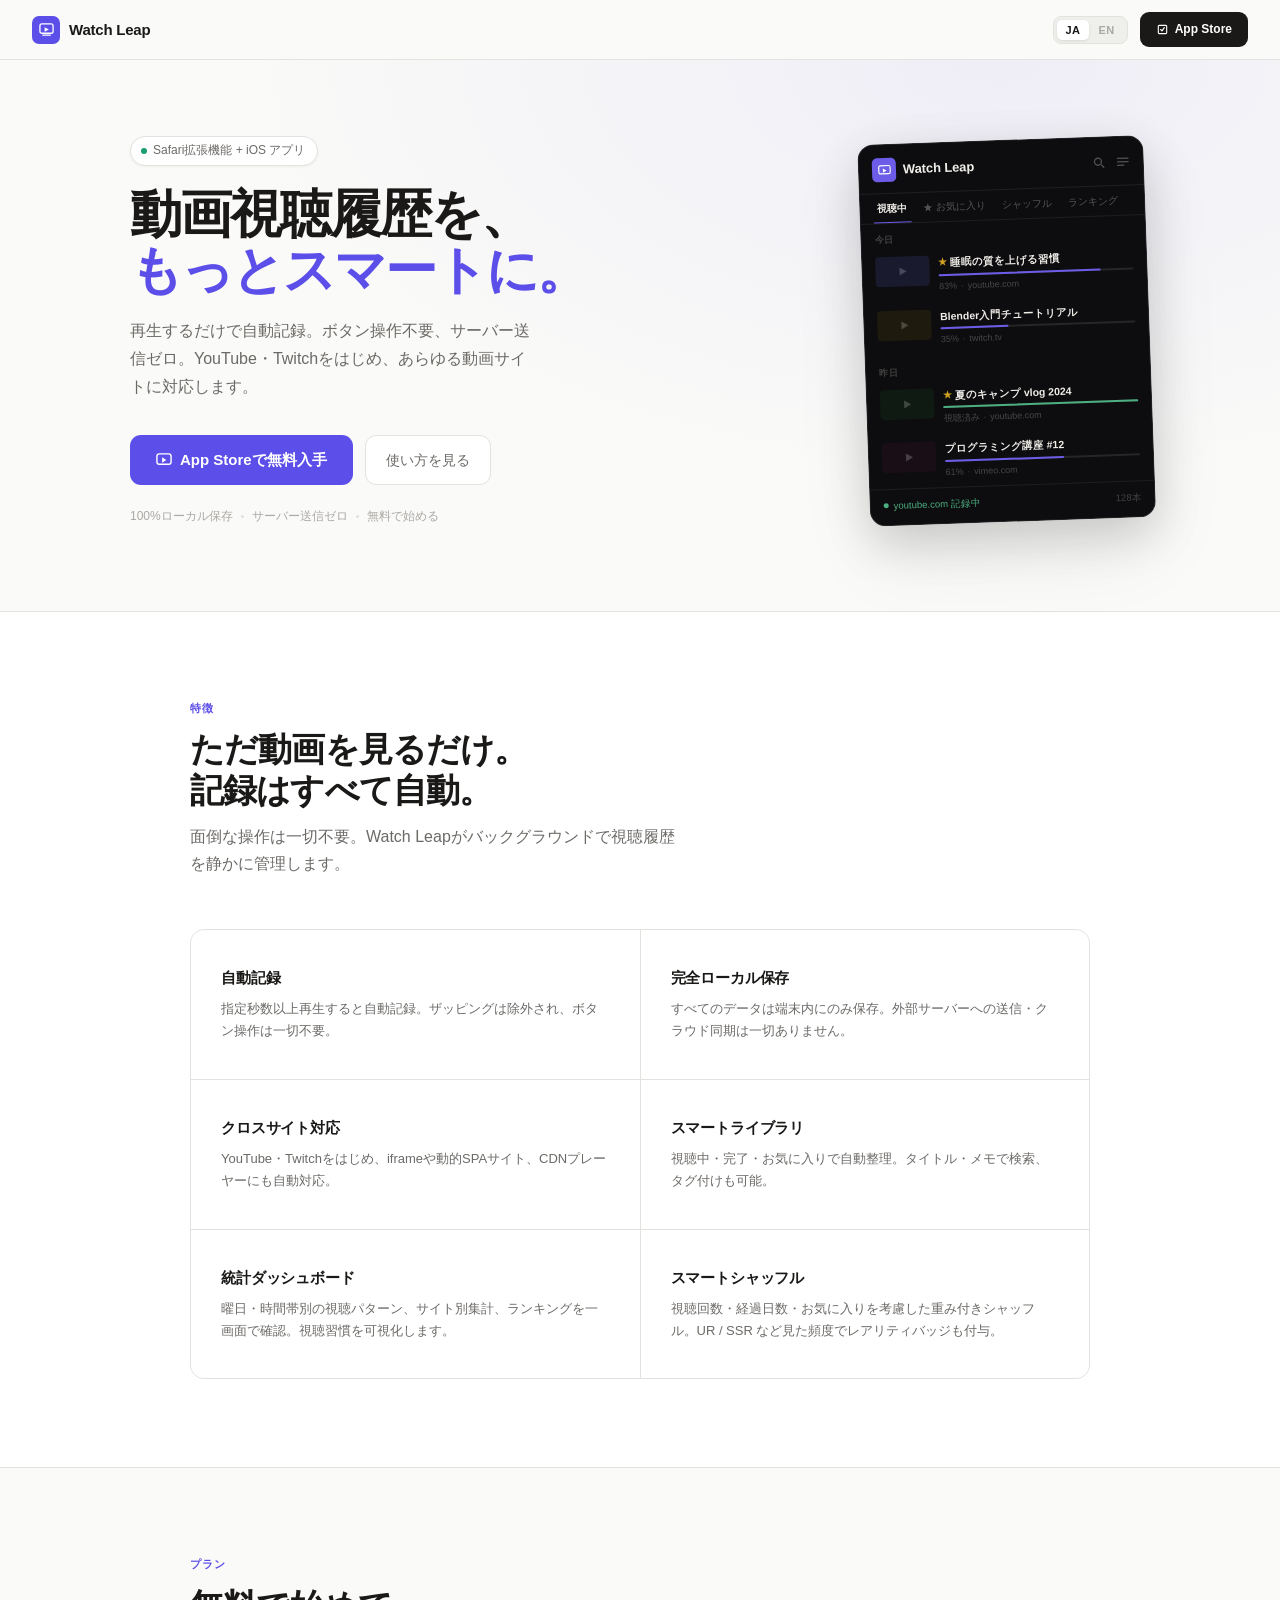
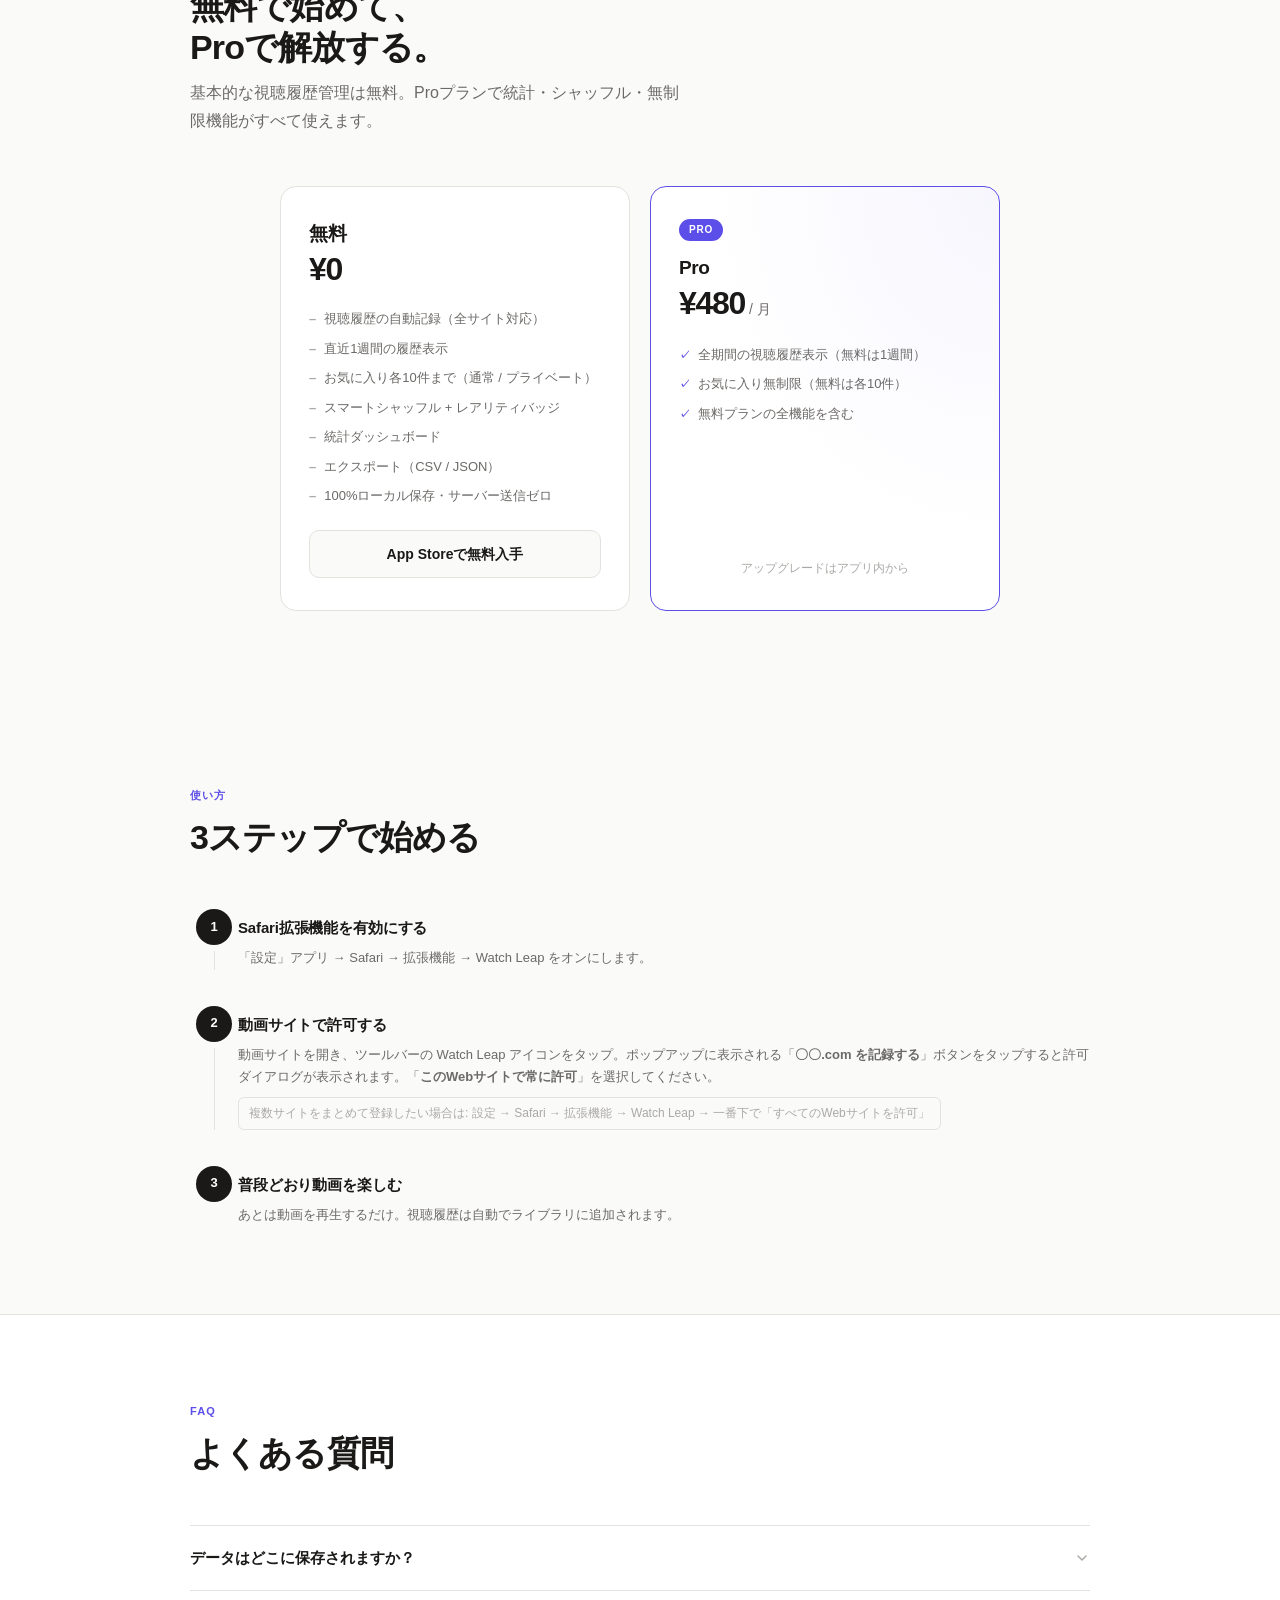
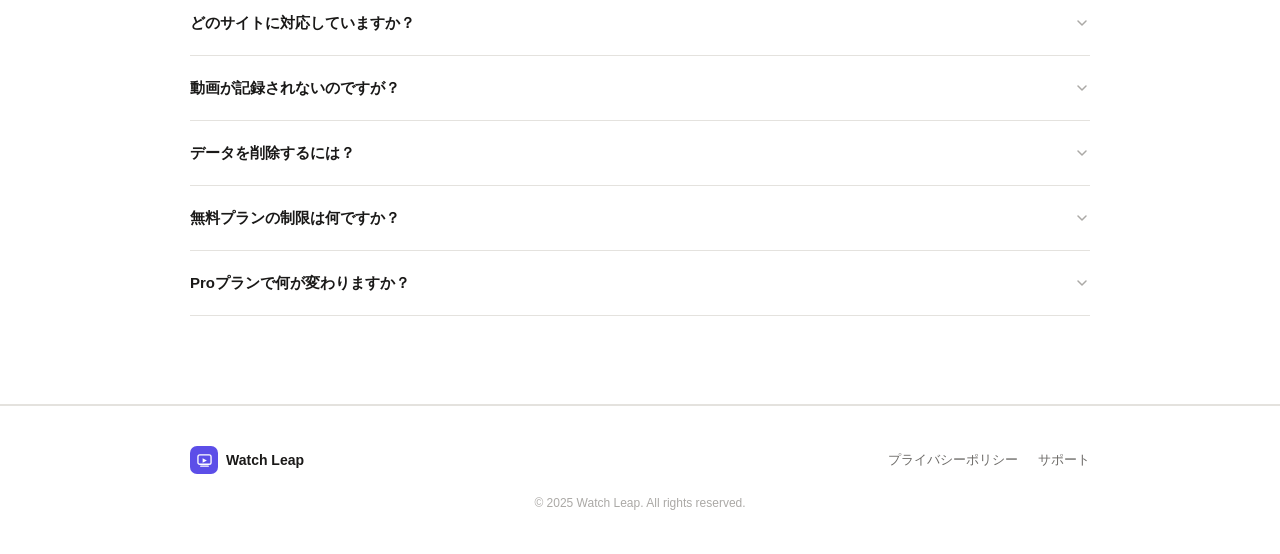
<file: index.html>
<!DOCTYPE html>
<html lang="ja">
<head>
<meta charset="UTF-8">
<meta name="viewport" content="width=device-width, initial-scale=1">
<meta name="description" content="Watch Leap — 動画視聴履歴を完全自動・ローカル管理。サーバー送信ゼロ。Safari拡張機能。">
<meta property="og:title" content="Watch Leap">
<meta property="og:description" content="動画視聴履歴を完全自動・ローカル管理。サーバー送信ゼロ。">
<meta property="og:type" content="website">
<meta name="theme-color" content="#fafaf8">
<title>Watch Leap — プライベート動画ライブラリ</title>
<link rel="stylesheet" href="style.css">
</head>
<body>

<!-- ── Nav ── -->
<nav>
  <a href="index.html" class="nav-logo">
    <div class="logo-box">
      <svg viewBox="0 0 16 16" fill="none">
        <rect x="1" y="2" width="14" height="10" rx="2" stroke="white" stroke-width="1.4"/>
        <path d="M6 5.5L10.5 8L6 10.5V5.5Z" fill="white"/>
        <path d="M4 14H12" stroke="white" stroke-width="1.4" stroke-linecap="round"/>
      </svg>
    </div>
    Watch Leap
  </a>
  <div class="nav-right">
    <div class="lang-toggle">
      <button class="lang-btn active" onclick="setLang('ja')">JA</button>
      <button class="lang-btn" onclick="setLang('en')">EN</button>
    </div>
    <!-- TODO: Replace href with actual App Store URL after approval -->
    <a href="#" class="btn-store">
      <svg viewBox="0 0 14 14" fill="none">
        <path d="M10.5 2.5H3.5A1 1 0 0 0 2.5 3.5v7a1 1 0 0 0 1 1h7a1 1 0 0 0 1-1v-7a1 1 0 0 0-1-1z" stroke="white" stroke-width="1.2"/>
        <path d="M5 7l1.5 1.5L9 5" stroke="white" stroke-width="1.2" stroke-linecap="round" stroke-linejoin="round"/>
      </svg>
      <span class="ja">App Store</span>
      <span class="en">App Store</span>
    </a>
  </div>
</nav>

<!-- ── Hero ── -->
<section class="hero">
  <div class="hero-inner">

    <!-- left: text -->
    <div class="hero-text">
      <p class="hero-eyebrow">
        <span class="eyebrow-pip"></span>
        <span class="ja">Safari拡張機能 + iOS アプリ</span>
        <span class="en">Safari Extension + iOS App</span>
      </p>

      <h1 class="ja">動画視聴履歴を、<br><span class="accent-word">もっとスマートに。</span></h1>
      <h1 class="en">Your video history,<br><span class="accent-word">on autopilot.</span></h1>

      <p class="hero-desc ja">再生するだけで自動記録。ボタン操作不要、サーバー送信ゼロ。YouTube・Twitchをはじめ、あらゆる動画サイトに対応します。</p>
      <p class="hero-desc en">Just play and it's recorded. No buttons, no servers. Works on YouTube, Twitch, and virtually every video site.</p>

      <div class="hero-cta">
        <!-- TODO: Replace href with actual App Store URL after approval -->
        <a href="#" class="btn-primary">
          <svg viewBox="0 0 17 17" fill="none">
            <rect x="1" y="2" width="15" height="11" rx="2.5" stroke="white" stroke-width="1.5"/>
            <path d="M6.5 5.5L11 8.5L6.5 11.5V5.5Z" fill="white"/>
          </svg>
          <span class="ja">App Storeで無料入手</span>
          <span class="en">Get it Free on App Store</span>
        </a>
        <a href="support.html" class="btn-outline">
          <span class="ja">使い方を見る</span>
          <span class="en">How it works</span>
        </a>
      </div>

      <div class="trust">
        <span class="trust-item">
          <span class="ja">100%ローカル保存</span>
          <span class="en">100% Local Storage</span>
        </span>
        <span class="trust-sep"></span>
        <span class="trust-item">
          <span class="ja">サーバー送信ゼロ</span>
          <span class="en">Zero Data Sent</span>
        </span>
        <span class="trust-sep"></span>
        <span class="trust-item">
          <span class="ja">無料で始める</span>
          <span class="en">Free to Start</span>
        </span>
      </div>
    </div>

    <!-- right: app mockup -->
    <div class="hero-visual">
      <div class="app-mockup">

        <!-- header -->
        <div class="am-head">
          <div class="am-head-left">
            <div class="am-logo-box">
              <svg viewBox="0 0 16 16" fill="none">
                <rect x="1" y="2" width="14" height="10" rx="2" stroke="white" stroke-width="1.4"/>
                <path d="M6 5.5L10.5 8L6 10.5V5.5Z" fill="white"/>
              </svg>
            </div>
            <span class="am-app-name">Watch Leap</span>
          </div>
          <div class="am-head-right">
            <svg class="am-icon" viewBox="0 0 16 16" fill="none" stroke="currentColor" stroke-width="1.5" stroke-linecap="round">
              <circle cx="7" cy="7" r="4"/><path d="M11 11l2.5 2.5"/>
            </svg>
            <svg class="am-icon" viewBox="0 0 16 16" fill="none" stroke="currentColor" stroke-width="1.5" stroke-linecap="round" stroke-linejoin="round">
              <path d="M2 4h12M2 8h12M2 12h7"/>
            </svg>
          </div>
        </div>

        <!-- tab bar -->
        <div class="am-tabs">
          <span class="am-tab am-on ja">視聴中</span>
          <span class="am-tab am-on en">History</span>
          <span class="am-tab ja">★ お気に入り</span>
          <span class="am-tab en">★ Faves</span>
          <span class="am-tab ja">シャッフル</span>
          <span class="am-tab en">Shuffle</span>
          <span class="am-tab ja">ランキング</span>
          <span class="am-tab en">Ranks</span>
        </div>

        <!-- today -->
        <div class="am-group"><span class="ja">今日</span><span class="en">Today</span></div>

        <div class="am-item">
          <div class="am-thumb"></div>
          <div class="am-info">
            <div class="am-title">
              <i class="am-star">★</i>
              <span class="ja">睡眠の質を上げる習慣</span>
              <span class="en">Habits for Better Sleep</span>
            </div>
            <div class="am-progress"><div class="am-fill" style="width:83%"></div></div>
            <div class="am-meta"><span>83%</span><span>·</span><span>youtube.com</span></div>
          </div>
        </div>

        <div class="am-item">
          <div class="am-thumb am-thumb-b"></div>
          <div class="am-info">
            <div class="am-title">
              <span class="ja">Blender入門チュートリアル</span>
              <span class="en">Blender Beginner Tutorial</span>
            </div>
            <div class="am-progress"><div class="am-fill" style="width:35%"></div></div>
            <div class="am-meta"><span>35%</span><span>·</span><span>twitch.tv</span></div>
          </div>
        </div>

        <!-- yesterday -->
        <div class="am-group"><span class="ja">昨日</span><span class="en">Yesterday</span></div>

        <div class="am-item">
          <div class="am-thumb am-thumb-c"></div>
          <div class="am-info">
            <div class="am-title">
              <i class="am-star">★</i>
              <span class="ja">夏のキャンプ vlog 2024</span>
              <span class="en">Summer Camp Vlog 2024</span>
            </div>
            <div class="am-progress"><div class="am-fill am-done" style="width:100%"></div></div>
            <div class="am-meta">
              <span class="ja">視聴済み</span><span class="en">Completed</span>
              <span>·</span><span>youtube.com</span>
            </div>
          </div>
        </div>

        <div class="am-item">
          <div class="am-thumb am-thumb-d"></div>
          <div class="am-info">
            <div class="am-title">
              <span class="ja">プログラミング講座 #12</span>
              <span class="en">Coding Course #12</span>
            </div>
            <div class="am-progress"><div class="am-fill" style="width:61%"></div></div>
            <div class="am-meta"><span>61%</span><span>·</span><span>vimeo.com</span></div>
          </div>
        </div>

        <!-- status bar -->
        <div class="am-status">
          <div class="am-recording">
            <span class="am-rdot"></span>
            <span class="ja">youtube.com 記録中</span>
            <span class="en">Recording youtube.com</span>
          </div>
          <span class="am-count ja">128本</span>
          <span class="am-count en">128 videos</span>
        </div>

      </div>
    </div>

  </div>
</section>

<!-- ── Features ── -->
<section class="features">
  <div class="container">
    <div class="section-head">
      <p class="section-kicker">
        <span class="ja">特徴</span><span class="en">Features</span>
      </p>
      <h2 class="section-title ja">ただ動画を見るだけ。<br>記録はすべて自動。</h2>
      <h2 class="section-title en">Just watch.<br>Everything else is automatic.</h2>
      <p class="section-lead ja">面倒な操作は一切不要。Watch Leapがバックグラウンドで視聴履歴を静かに管理します。</p>
      <p class="section-lead en">No bookmarking, no manual logging. Watch Leap handles everything silently in the background.</p>
    </div>

    <div class="feat-grid">

      <div class="feat">
        <h3 class="ja">自動記録</h3>
        <h3 class="en">Auto-Record</h3>
        <p class="ja">指定秒数以上再生すると自動記録。ザッピングは除外され、ボタン操作は一切不要。</p>
        <p class="en">Videos are recorded after the set duration. Zapping is filtered out automatically. Zero manual input.</p>
      </div>

      <div class="feat">
        <h3 class="ja">完全ローカル保存</h3>
        <h3 class="en">100% Private</h3>
        <p class="ja">すべてのデータは端末内にのみ保存。外部サーバーへの送信・クラウド同期は一切ありません。</p>
        <p class="en">All data is stored only on your device. Nothing is ever sent to external servers or synced to the cloud.</p>
      </div>

      <div class="feat">
        <h3 class="ja">クロスサイト対応</h3>
        <h3 class="en">Works Everywhere</h3>
        <p class="ja">YouTube・Twitchをはじめ、iframeや動的SPAサイト、CDNプレーヤーにも自動対応。</p>
        <p class="en">YouTube, Twitch, embedded players, single-page apps — if it plays video, Watch Leap tracks it.</p>
      </div>

      <div class="feat">
        <h3 class="ja">スマートライブラリ</h3>
        <h3 class="en">Smart Library</h3>
        <p class="ja">視聴中・完了・お気に入りで自動整理。タイトル・メモで検索、タグ付けも可能。</p>
        <p class="en">Auto-organized by status. Search by title or note, add tags and favorites at any time.</p>
      </div>

      <div class="feat">
        <h3 class="ja">統計ダッシュボード</h3>
        <h3 class="en">Statistics Dashboard</h3>
        <p class="ja">曜日・時間帯別の視聴パターン、サイト別集計、ランキングを一画面で確認。視聴習慣を可視化します。</p>
        <p class="en">View viewing patterns by day and hour, per-site totals, and rankings — all in one screen.</p>
      </div>

      <div class="feat">
        <h3 class="ja">スマートシャッフル</h3>
        <h3 class="en">Smart Shuffle</h3>
        <p class="ja">視聴回数・経過日数・お気に入りを考慮した重み付きシャッフル。UR / SSR など見た頻度でレアリティバッジも付与。</p>
        <p class="en">Weighted shuffle based on watch count, recency, and favorites. Videos earn rarity badges (UR / SSR) the more you love them.</p>
      </div>

    </div>
  </div>
</section>

<!-- ── Pricing ── -->
<section>
  <div class="container">
    <div class="section-head">
      <p class="section-kicker">
        <span class="ja">プラン</span><span class="en">Plans</span>
      </p>
      <h2 class="section-title ja">無料で始めて、<br>Proで解放する。</h2>
      <h2 class="section-title en">Start free,<br>unlock with Pro.</h2>
      <p class="section-lead ja">基本的な視聴履歴管理は無料。Proプランで統計・シャッフル・無制限機能がすべて使えます。</p>
      <p class="section-lead en">Core watch history is always free. Upgrade to Pro for stats, shuffle, and unlimited everything.</p>
    </div>

    <div class="plan-grid">

      <div class="plan">
        <p class="plan-tier ja">無料</p>
        <p class="plan-tier en">Free</p>
        <div class="plan-price-row">
          <span class="plan-price-num ja">¥0</span>
          <span class="plan-price-num en">Free</span>
        </div>
        <ul class="plan-features">
          <li><span class="ja">視聴履歴の自動記録（全サイト対応）</span><span class="en">Automatic recording on any site</span></li>
          <li><span class="ja">直近1週間の履歴表示</span><span class="en">1-week history display</span></li>
          <li><span class="ja">お気に入り各10件まで（通常 / プライベート）</span><span class="en">Up to 10 favorites per browsing mode</span></li>
          <li><span class="ja">スマートシャッフル + レアリティバッジ</span><span class="en">Smart shuffle + rarity badges</span></li>
          <li><span class="ja">統計ダッシュボード</span><span class="en">Statistics dashboard</span></li>
          <li><span class="ja">エクスポート（CSV / JSON）</span><span class="en">Export (CSV / JSON)</span></li>
          <li><span class="ja">100%ローカル保存・サーバー送信ゼロ</span><span class="en">100% local — no servers</span></li>
        </ul>
        <!-- TODO: Replace href with actual App Store URL after approval -->
        <a href="#" class="plan-cta plan-cta-free">
          <span class="ja">App Storeで無料入手</span>
          <span class="en">Get Free on App Store</span>
        </a>
      </div>

      <div class="plan plan-pro">
        <span class="plan-badge">PRO</span>
        <p class="plan-tier">Pro</p>
        <div class="plan-price-row">
          <span class="plan-price-num ja">¥480</span>
          <span class="plan-price-num en">$2.99</span>
          <span class="plan-price-unit ja"> / 月</span>
          <span class="plan-price-unit en"> / mo</span>
        </div>
        <ul class="plan-features">
          <li><span class="ja">全期間の視聴履歴表示（無料は1週間）</span><span class="en">Full history display (free: 1 week)</span></li>
          <li><span class="ja">お気に入り無制限（無料は各10件）</span><span class="en">Unlimited favorites (free: 10 per mode)</span></li>
          <li><span class="ja">無料プランの全機能を含む</span><span class="en">All free features included</span></li>
        </ul>
        <p class="plan-upgrade-note ja">アップグレードはアプリ内から</p>
        <p class="plan-upgrade-note en">Upgrade from within the app</p>
      </div>

    </div>
  </div>
</section>

<!-- ── How-to ── -->
<section>
  <div class="container">
    <div class="section-head">
      <p class="section-kicker">
        <span class="ja">使い方</span><span class="en">How to Use</span>
      </p>
      <h2 class="section-title ja">3ステップで始める</h2>
      <h2 class="section-title en">3 steps to get started</h2>
    </div>

    <div class="steps">
      <div class="step">
        <div class="step-aside">
          <div class="step-num">1</div>
          <div class="step-line"></div>
        </div>
        <div class="step-body">
          <h3 class="ja">Safari拡張機能を有効にする</h3>
          <h3 class="en">Enable the Safari Extension</h3>
          <p class="ja">「設定」アプリ → Safari → 拡張機能 → Watch Leap をオンにします。</p>
          <p class="en">Settings → Safari → Extensions → toggle on Watch Leap.</p>
        </div>
      </div>

      <div class="step">
        <div class="step-aside">
          <div class="step-num">2</div>
          <div class="step-line"></div>
        </div>
        <div class="step-body">
          <h3 class="ja">動画サイトで許可する</h3>
          <h3 class="en">Allow on Video Sites</h3>
          <p class="ja">動画サイトを開き、ツールバーの Watch Leap アイコンをタップ。ポップアップに表示される「<strong>〇〇.com を記録する</strong>」ボタンをタップすると許可ダイアログが表示されます。「<strong>このWebサイトで常に許可</strong>」を選択してください。</p>
          <p class="en">Open a video site and tap the Watch Leap icon in the toolbar. In the popup, tap "<strong>Record on 〇〇.com</strong>". When the permission dialog appears, choose "<strong>Always Allow on This Website</strong>".</p>
          <span class="note ja">複数サイトをまとめて登録したい場合は: 設定 → Safari → 拡張機能 → Watch Leap → 一番下で「すべてのWebサイトを許可」</span>
          <span class="note en">To allow all sites at once: Settings → Safari → Extensions → Watch Leap → "Allow on All Websites" at the bottom.</span>
        </div>
      </div>

      <div class="step">
        <div class="step-aside">
          <div class="step-num">3</div>
          <div class="step-line"></div>
        </div>
        <div class="step-body">
          <h3 class="ja">普段どおり動画を楽しむ</h3>
          <h3 class="en">Watch as usual</h3>
          <p class="ja">あとは動画を再生するだけ。視聴履歴は自動でライブラリに追加されます。</p>
          <p class="en">That's it. Play any video and it appears in your library automatically.</p>
        </div>
      </div>
    </div>
  </div>
</section>

<!-- ── FAQ ── -->
<section class="faq">
  <div class="container">
    <div class="section-head">
      <p class="section-kicker">FAQ</p>
      <h2 class="section-title ja">よくある質問</h2>
      <h2 class="section-title en">Frequently Asked Questions</h2>
    </div>

    <div class="faq-list">

      <details class="faq-item">
        <summary>
          <span class="ja">データはどこに保存されますか？</span>
          <span class="en">Where is my data stored?</span>
          <svg class="faq-chevron" viewBox="0 0 16 16" fill="none"><path d="M4 6l4 4 4-4" stroke="currentColor" stroke-width="1.5" stroke-linecap="round" stroke-linejoin="round"/></svg>
        </summary>
        <p class="faq-a ja">すべてのデータはお使いの端末内（Safariのローカルストレージ）にのみ保存されます。外部サーバーへの送信、クラウド同期、トラッキングは一切行いません。</p>
        <p class="faq-a en">All data is stored locally on your device in Safari's local storage. Nothing is sent to external servers, synced to the cloud, or used for tracking of any kind.</p>
      </details>

      <details class="faq-item">
        <summary>
          <span class="ja">どのサイトに対応していますか？</span>
          <span class="en">Which sites are supported?</span>
          <svg class="faq-chevron" viewBox="0 0 16 16" fill="none"><path d="M4 6l4 4 4-4" stroke="currentColor" stroke-width="1.5" stroke-linecap="round" stroke-linejoin="round"/></svg>
        </summary>
        <p class="faq-a ja">YouTube・Twitchをはじめ、HTML5の &lt;video&gt; 要素を使用するあらゆるサイトに対応しています。iframe埋め込みやSPA（シングルページアプリ）にも自動で対応します。</p>
        <p class="faq-a en">YouTube, Twitch, and any site using HTML5 &lt;video&gt; elements. This includes embedded players and single-page apps with automatic navigation detection.</p>
      </details>

      <details class="faq-item">
        <summary>
          <span class="ja">動画が記録されないのですが？</span>
          <span class="en">Videos aren't being recorded. What should I do?</span>
          <svg class="faq-chevron" viewBox="0 0 16 16" fill="none"><path d="M4 6l4 4 4-4" stroke="currentColor" stroke-width="1.5" stroke-linecap="round" stroke-linejoin="round"/></svg>
        </summary>
        <p class="faq-a ja">ツールバーのWatch Leapアイコンをタップし、そのサイトの許可状態を確認してください。「〇〇.com を記録する」ボタンが表示されている場合は、まだ許可されていません。ボタンをタップして「常に許可」を選択してください。詳しいトラブルシューティングは<a href="support.html">サポートページ</a>をご覧ください。</p>
        <p class="faq-a en">Tap the Watch Leap toolbar icon and check the site's permission status. If you see a "Record on 〇〇.com" button, that site hasn't been allowed yet — tap it and choose "Always Allow". For detailed troubleshooting, visit the <a href="support.html">support page</a>.</p>
      </details>

      <details class="faq-item">
        <summary>
          <span class="ja">データを削除するには？</span>
          <span class="en">How do I delete my data?</span>
          <svg class="faq-chevron" viewBox="0 0 16 16" fill="none"><path d="M4 6l4 4 4-4" stroke="currentColor" stroke-width="1.5" stroke-linecap="round" stroke-linejoin="round"/></svg>
        </summary>
        <p class="faq-a ja">ライブラリから個別に削除するか、設定 → データ管理 → 「すべて削除」から全件削除できます。iOSアプリの設定画面からも同様の操作が可能です。</p>
        <p class="faq-a en">Delete individual videos from the library, or go to Settings → Data Management → "Clear all data". You can also manage your data from the iOS app's settings screen.</p>
      </details>

      <details class="faq-item">
        <summary>
          <span class="ja">無料プランの制限は何ですか？</span>
          <span class="en">What are the limits of the free plan?</span>
          <svg class="faq-chevron" viewBox="0 0 16 16" fill="none"><path d="M4 6l4 4 4-4" stroke="currentColor" stroke-width="1.5" stroke-linecap="round" stroke-linejoin="round"/></svg>
        </summary>
        <p class="faq-a ja">無料プランでは直近1週間分の視聴履歴が表示されます。お気に入りは通常ブラウズ・プライベートブラウズそれぞれ10件まで登録できます。シャッフル・統計・エクスポートなどその他の機能はすべて無料で利用可能です。Proにアップグレードすると全期間の履歴表示とお気に入り無制限が解放されます。</p>
        <p class="faq-a en">The free plan shows the last 1 week of history. You can save up to 10 favorites per browsing mode (regular and private). Shuffle, statistics, export, and all other features are fully available for free. Upgrading to Pro unlocks full history and unlimited favorites.</p>
      </details>

      <details class="faq-item">
        <summary>
          <span class="ja">Proプランで何が変わりますか？</span>
          <span class="en">What does Pro unlock?</span>
          <svg class="faq-chevron" viewBox="0 0 16 16" fill="none"><path d="M4 6l4 4 4-4" stroke="currentColor" stroke-width="1.5" stroke-linecap="round" stroke-linejoin="round"/></svg>
        </summary>
        <p class="faq-a ja">Proプランで変わるのは2点です。①視聴履歴の表示期間が全期間に解放されます（無料は直近1週間）。②お気に入り登録数が無制限になります（無料は各ブラウズモード10件）。シャッフルや統計などその他の機能は無料から変わりません。アップグレードはアプリ内のApple決済から行えます（<span class="ja-price">¥480/月</span>）。いつでもキャンセル可能です。</p>
        <p class="faq-a en">Pro unlocks two things: ① Full viewing history — no 1-week limit. ② Unlimited favorites — no 10-per-mode cap. Shuffle, stats, export, and everything else stay exactly the same. You can upgrade from within the app (<span class="en-price">$2.99/mo</span>). Cancel anytime.</p>
      </details>

    </div>
  </div>
</section>

<!-- ── Footer ── -->
<footer>
  <div class="footer-inner">
    <div class="footer-logo">
      <div class="logo-box">
        <svg viewBox="0 0 16 16" fill="none">
          <rect x="1" y="2" width="14" height="10" rx="2" stroke="white" stroke-width="1.4"/>
          <path d="M6 5.5L10.5 8L6 10.5V5.5Z" fill="white"/>
          <path d="M4 14H12" stroke="white" stroke-width="1.4" stroke-linecap="round"/>
        </svg>
      </div>
      Watch Leap
    </div>
    <div class="footer-links">
      <a href="privacy.html" class="ja">プライバシーポリシー</a>
      <a href="privacy.html" class="en">Privacy Policy</a>
      <a href="support.html" class="ja">サポート</a>
      <a href="support.html" class="en">Support</a>
    </div>
  </div>
  <p class="footer-copy">© 2025 Watch Leap. All rights reserved.</p>
</footer>

<script src="lang.js"></script>
</body>
</html>
</file>
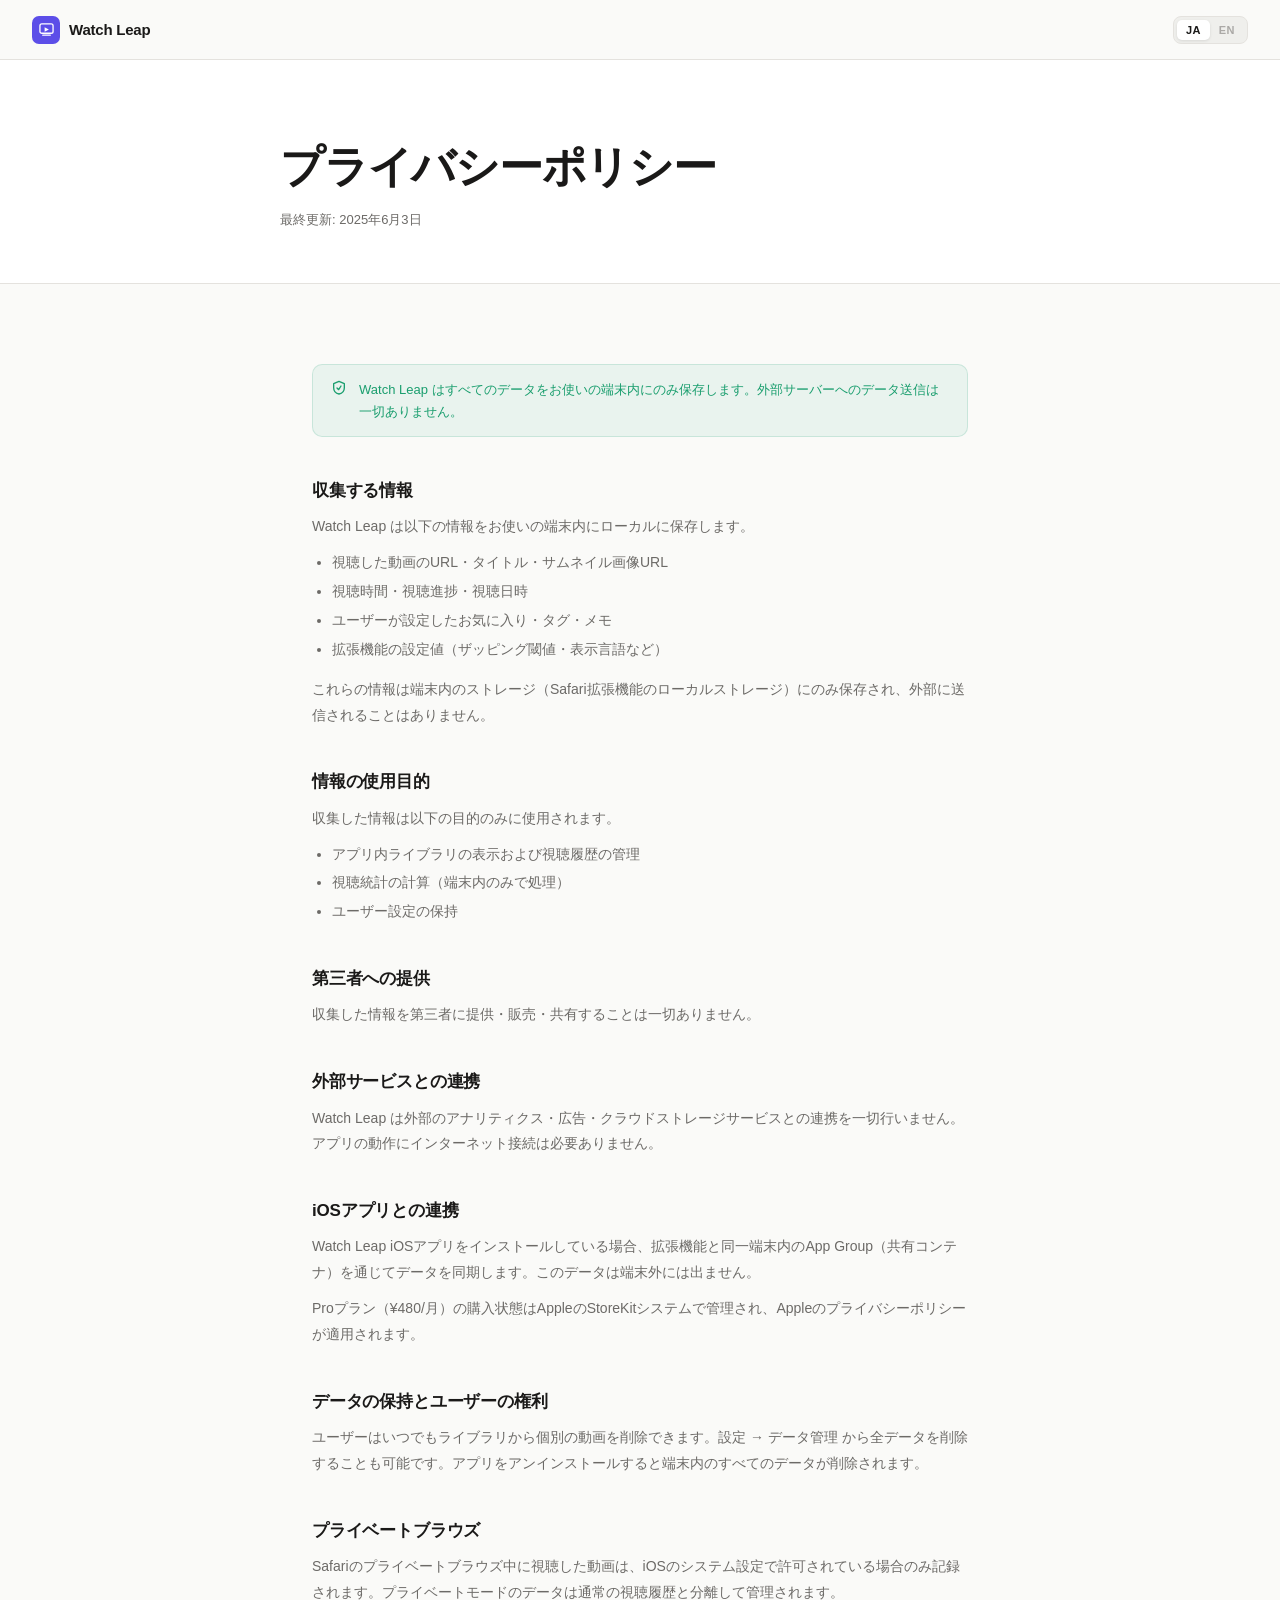
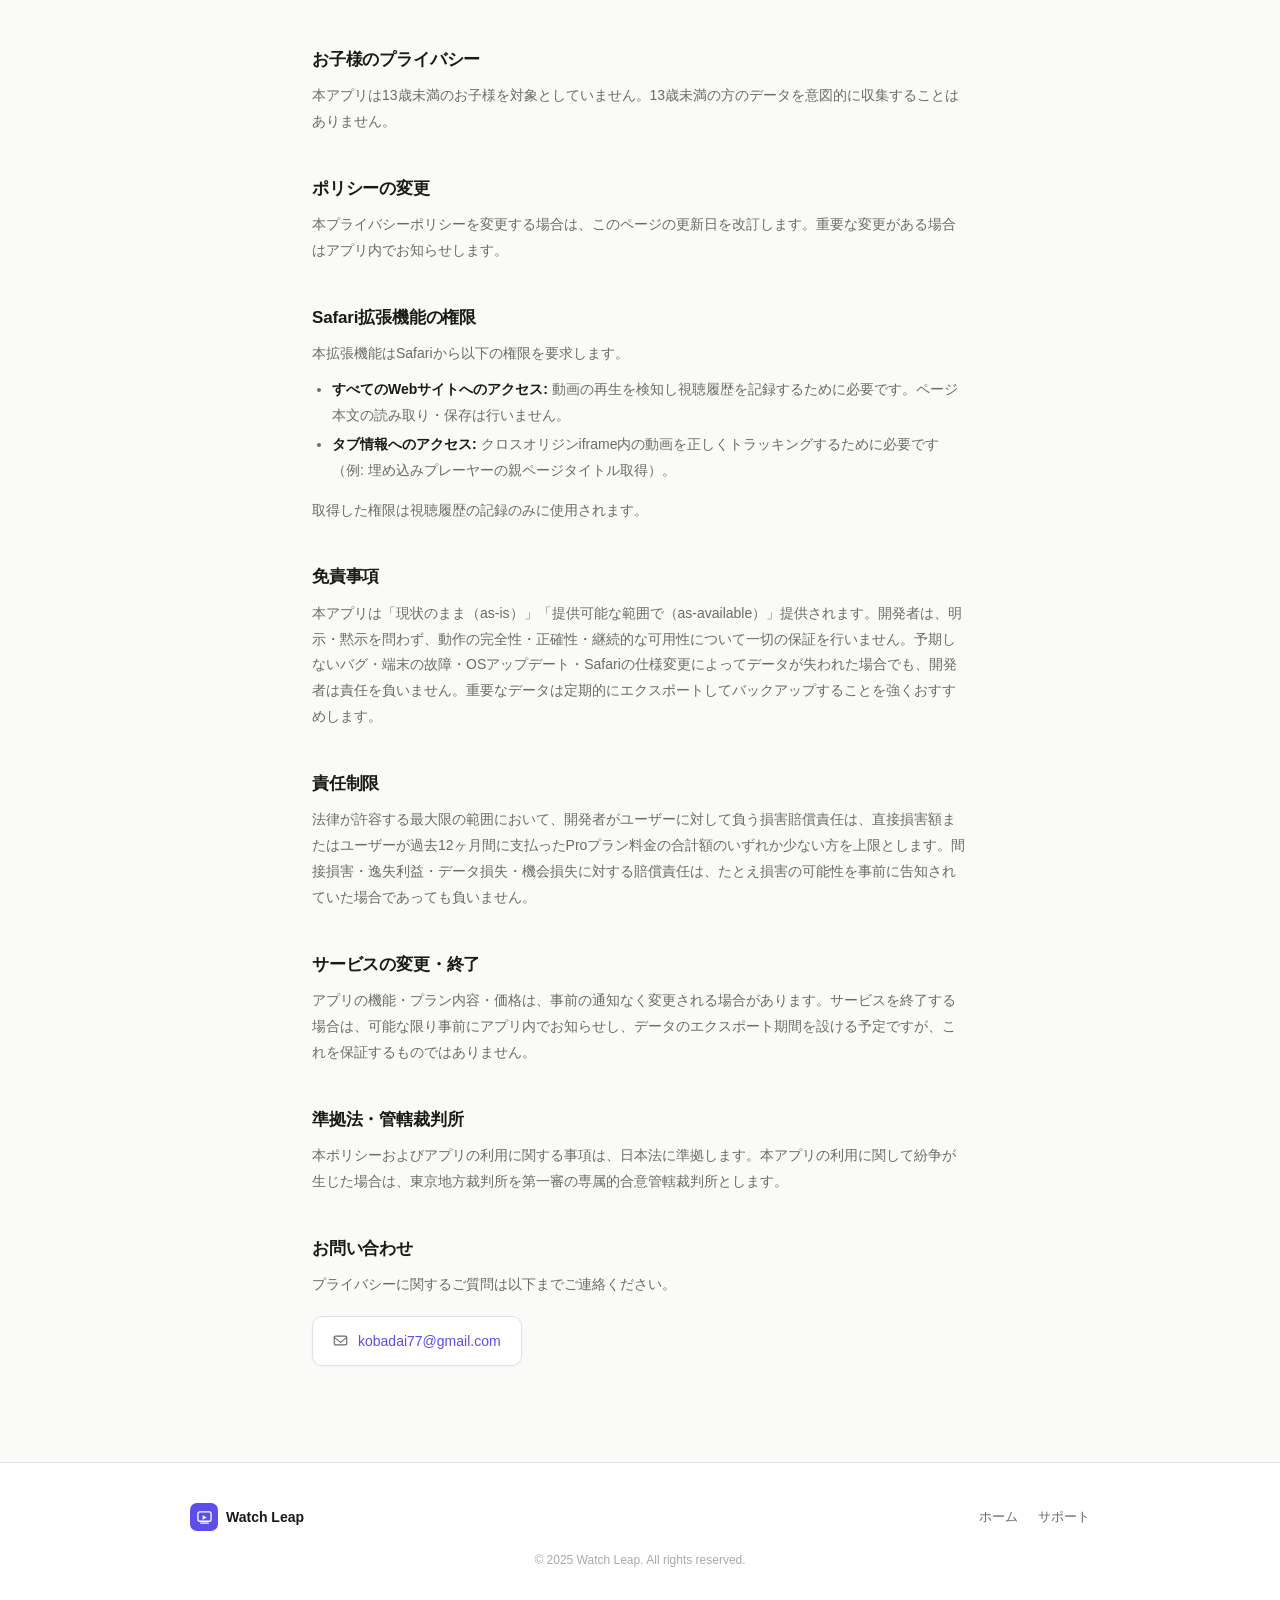
<file: privacy.html>
<!DOCTYPE html>
<html lang="ja">
<head>
<meta charset="UTF-8">
<meta name="viewport" content="width=device-width, initial-scale=1">
<meta name="description" content="Watch Leap プライバシーポリシー">
<meta name="theme-color" content="#fafaf8">
<title>プライバシーポリシー — Watch Leap</title>
<link rel="stylesheet" href="style.css">
</head>
<body>

<nav>
  <a href="index.html" class="nav-logo">
    <div class="logo-box">
      <svg viewBox="0 0 16 16" fill="none">
        <rect x="1" y="2" width="14" height="10" rx="2" stroke="white" stroke-width="1.4"/>
        <path d="M6 5.5L10.5 8L6 10.5V5.5Z" fill="white"/>
        <path d="M4 14H12" stroke="white" stroke-width="1.4" stroke-linecap="round"/>
      </svg>
    </div>
    Watch Leap
  </a>
  <div class="nav-right">
    <div class="lang-toggle">
      <button class="lang-btn active" onclick="setLang('ja')">JA</button>
      <button class="lang-btn" onclick="setLang('en')">EN</button>
    </div>
  </div>
</nav>

<header class="page-header">
  <div class="container">
    <h1 class="ja">プライバシーポリシー</h1>
    <h1 class="en">Privacy Policy</h1>
    <p class="meta ja">最終更新: 2025年6月3日</p>
    <p class="meta en">Last updated: June 3, 2025</p>
  </div>
</header>

<!-- ── Japanese ── -->
<div class="prose ja">

  <div class="callout">
    <svg class="callout-icon" viewBox="0 0 24 24" fill="none" stroke="currentColor" stroke-width="2" stroke-linecap="round" stroke-linejoin="round">
      <path d="M12 2L4 5.5v6c0 4.6 3.4 8.5 8 9.5 4.6-1 8-4.9 8-9.5v-6L12 2z"/>
      <path d="M9 12l2.5 2.5L15 9"/>
    </svg>
    <p>Watch Leap はすべてのデータをお使いの端末内にのみ保存します。外部サーバーへのデータ送信は一切ありません。</p>
  </div>

  <h2>収集する情報</h2>
  <p>Watch Leap は以下の情報をお使いの端末内にローカルに保存します。</p>
  <ul>
    <li>視聴した動画のURL・タイトル・サムネイル画像URL</li>
    <li>視聴時間・視聴進捗・視聴日時</li>
    <li>ユーザーが設定したお気に入り・タグ・メモ</li>
    <li>拡張機能の設定値（ザッピング閾値・表示言語など）</li>
  </ul>
  <p>これらの情報は端末内のストレージ（Safari拡張機能のローカルストレージ）にのみ保存され、外部に送信されることはありません。</p>

  <h2>情報の使用目的</h2>
  <p>収集した情報は以下の目的のみに使用されます。</p>
  <ul>
    <li>アプリ内ライブラリの表示および視聴履歴の管理</li>
    <li>視聴統計の計算（端末内のみで処理）</li>
    <li>ユーザー設定の保持</li>
  </ul>

  <h2>第三者への提供</h2>
  <p>収集した情報を第三者に提供・販売・共有することは一切ありません。</p>

  <h2>外部サービスとの連携</h2>
  <p>Watch Leap は外部のアナリティクス・広告・クラウドストレージサービスとの連携を一切行いません。アプリの動作にインターネット接続は必要ありません。</p>

  <h2>iOSアプリとの連携</h2>
  <p>Watch Leap iOSアプリをインストールしている場合、拡張機能と同一端末内のApp Group（共有コンテナ）を通じてデータを同期します。このデータは端末外には出ません。</p>
  <p>Proプラン（¥480/月）の購入状態はAppleのStoreKitシステムで管理され、Appleのプライバシーポリシーが適用されます。</p>

  <h2>データの保持とユーザーの権利</h2>
  <p>ユーザーはいつでもライブラリから個別の動画を削除できます。設定 → データ管理 から全データを削除することも可能です。アプリをアンインストールすると端末内のすべてのデータが削除されます。</p>

  <h2>プライベートブラウズ</h2>
  <p>Safariのプライベートブラウズ中に視聴した動画は、iOSのシステム設定で許可されている場合のみ記録されます。プライベートモードのデータは通常の視聴履歴と分離して管理されます。</p>

  <h2>お子様のプライバシー</h2>
  <p>本アプリは13歳未満のお子様を対象としていません。13歳未満の方のデータを意図的に収集することはありません。</p>

  <h2>ポリシーの変更</h2>
  <p>本プライバシーポリシーを変更する場合は、このページの更新日を改訂します。重要な変更がある場合はアプリ内でお知らせします。</p>

  <h2>Safari拡張機能の権限</h2>
  <p>本拡張機能はSafariから以下の権限を要求します。</p>
  <ul>
    <li><strong>すべてのWebサイトへのアクセス:</strong> 動画の再生を検知し視聴履歴を記録するために必要です。ページ本文の読み取り・保存は行いません。</li>
    <li><strong>タブ情報へのアクセス:</strong> クロスオリジンiframe内の動画を正しくトラッキングするために必要です（例: 埋め込みプレーヤーの親ページタイトル取得）。</li>
  </ul>
  <p>取得した権限は視聴履歴の記録のみに使用されます。</p>

  <h2>免責事項</h2>
  <p>本アプリは「現状のまま（as-is）」「提供可能な範囲で（as-available）」提供されます。開発者は、明示・黙示を問わず、動作の完全性・正確性・継続的な可用性について一切の保証を行いません。予期しないバグ・端末の故障・OSアップデート・Safariの仕様変更によってデータが失われた場合でも、開発者は責任を負いません。重要なデータは定期的にエクスポートしてバックアップすることを強くおすすめします。</p>

  <h2>責任制限</h2>
  <p>法律が許容する最大限の範囲において、開発者がユーザーに対して負う損害賠償責任は、直接損害額またはユーザーが過去12ヶ月間に支払ったProプラン料金の合計額のいずれか少ない方を上限とします。間接損害・逸失利益・データ損失・機会損失に対する賠償責任は、たとえ損害の可能性を事前に告知されていた場合であっても負いません。</p>

  <h2>サービスの変更・終了</h2>
  <p>アプリの機能・プラン内容・価格は、事前の通知なく変更される場合があります。サービスを終了する場合は、可能な限り事前にアプリ内でお知らせし、データのエクスポート期間を設ける予定ですが、これを保証するものではありません。</p>

  <h2>準拠法・管轄裁判所</h2>
  <p>本ポリシーおよびアプリの利用に関する事項は、日本法に準拠します。本アプリの利用に関して紛争が生じた場合は、東京地方裁判所を第一審の専属的合意管轄裁判所とします。</p>

  <h2>お問い合わせ</h2>
  <p>プライバシーに関するご質問は以下までご連絡ください。</p>
  <a href="mailto:kobadai77@gmail.com" class="email-link">
    <svg viewBox="0 0 24 24" fill="none" stroke="currentColor" stroke-width="1.8" stroke-linecap="round" stroke-linejoin="round">
      <rect x="2" y="5" width="20" height="14" rx="2"/>
      <path d="M2 7l10 8 10-8"/>
    </svg>
    kobadai77@gmail.com
  </a>
</div>

<!-- ── English ── -->
<div class="prose en">

  <div class="callout">
    <svg class="callout-icon" viewBox="0 0 24 24" fill="none" stroke="currentColor" stroke-width="2" stroke-linecap="round" stroke-linejoin="round">
      <path d="M12 2L4 5.5v6c0 4.6 3.4 8.5 8 9.5 4.6-1 8-4.9 8-9.5v-6L12 2z"/>
      <path d="M9 12l2.5 2.5L15 9"/>
    </svg>
    <p>Watch Leap stores all data locally on your device only. No data is ever transmitted to external servers.</p>
  </div>

  <h2>Information We Collect</h2>
  <p>Watch Leap stores the following information locally on your device:</p>
  <ul>
    <li>URL, title, and thumbnail URL of videos you watch</li>
    <li>Watch time, progress, and timestamps</li>
    <li>Favorites, tags, and notes you create</li>
    <li>Extension settings (zapping threshold, display language, etc.)</li>
  </ul>
  <p>This information is stored exclusively in your device's local storage (the Safari extension's local storage) and is never transmitted anywhere.</p>

  <h2>How We Use Your Information</h2>
  <p>Collected information is used solely for:</p>
  <ul>
    <li>Displaying your in-app library and managing your watch history</li>
    <li>Calculating watch statistics (processed on-device only)</li>
    <li>Persisting your preferences</li>
  </ul>

  <h2>Sharing with Third Parties</h2>
  <p>We do not share, sell, or provide your information to any third party under any circumstances.</p>

  <h2>External Services</h2>
  <p>Watch Leap does not integrate with any external analytics, advertising, or cloud storage services. An internet connection is not required for the app to function.</p>

  <h2>iOS App Integration</h2>
  <p>If you have the Watch Leap iOS app installed, data is synced between the extension and the app via an App Group (shared container) on the same device. This data never leaves your device.</p>
  <p>Pro plan purchases (¥480/month) are managed by Apple's StoreKit system, and Apple's Privacy Policy applies to that transaction.</p>

  <h2>Data Retention and Your Rights</h2>
  <p>You can delete individual videos from the library at any time. You can also clear all data via Settings → Data Management. Uninstalling the app removes all locally stored data from your device.</p>

  <h2>Private Browsing</h2>
  <p>Videos watched during Safari Private Browsing are recorded only when permitted by the iOS system setting "Allow in Private Browsing". Private mode data is stored separately from regular watch history.</p>

  <h2>Children's Privacy</h2>
  <p>This app is not directed at children under the age of 13. We do not knowingly collect personal information from children under 13.</p>

  <h2>Changes to This Policy</h2>
  <p>If we update this Privacy Policy, we will revise the "Last updated" date at the top of this page. For significant changes, we will notify users within the app.</p>

  <h2>Safari Extension Permissions</h2>
  <p>This extension requests the following permissions from Safari:</p>
  <ul>
    <li><strong>Access to all websites:</strong> Required to detect video playback and record watch history. We do not read or store the text content of any page you visit.</li>
    <li><strong>Tab information:</strong> Required to correctly attribute videos inside cross-origin iframes to the correct parent page (e.g., retrieving the title and domain of a page embedding a video player).</li>
  </ul>
  <p>These permissions are used solely for recording watch history and nothing else.</p>

  <h2>Disclaimer of Warranties</h2>
  <p>The app is provided on an "as-is" and "as-available" basis without warranties of any kind, express or implied. We do not guarantee the completeness, accuracy, or uninterrupted availability of the service. We are not responsible for data loss caused by bugs, device failures, OS updates, or changes to Safari's extension APIs. We strongly recommend periodically exporting your data as a backup.</p>

  <h2>Limitation of Liability</h2>
  <p>To the maximum extent permitted by applicable law, our total liability to you for any claim arising from your use of the app is limited to the lesser of: (a) the amount of direct damages you actually incurred, or (b) the total Pro plan fees you paid in the 12 months preceding the claim. We are not liable for indirect damages, lost profits, data loss, or loss of opportunity, even if we were advised of the possibility of such damages.</p>

  <h2>Changes to the Service</h2>
  <p>Features, plan contents, and pricing are subject to change without prior notice. If we discontinue the service entirely, we will make reasonable efforts to notify users in advance through the app and provide a window for data export, but we do not guarantee this.</p>

  <h2>Governing Law</h2>
  <p>This Privacy Policy and your use of the app are governed by the laws of Japan. Any disputes arising from use of the app shall be subject to the exclusive jurisdiction of the Tokyo District Court as the court of first instance.</p>

  <h2>Contact Us</h2>
  <p>For any questions about this Privacy Policy, please contact us:</p>
  <a href="mailto:kobadai77@gmail.com" class="email-link">
    <svg viewBox="0 0 24 24" fill="none" stroke="currentColor" stroke-width="1.8" stroke-linecap="round" stroke-linejoin="round">
      <rect x="2" y="5" width="20" height="14" rx="2"/>
      <path d="M2 7l10 8 10-8"/>
    </svg>
    kobadai77@gmail.com
  </a>
</div>

<footer>
  <div class="footer-inner">
    <div class="footer-logo">
      <div class="logo-box">
        <svg viewBox="0 0 16 16" fill="none">
          <rect x="1" y="2" width="14" height="10" rx="2" stroke="white" stroke-width="1.4"/>
          <path d="M6 5.5L10.5 8L6 10.5V5.5Z" fill="white"/>
          <path d="M4 14H12" stroke="white" stroke-width="1.4" stroke-linecap="round"/>
        </svg>
      </div>
      Watch Leap
    </div>
    <div class="footer-links">
      <a href="index.html" class="ja">ホーム</a>
      <a href="index.html" class="en">Home</a>
      <a href="support.html" class="ja">サポート</a>
      <a href="support.html" class="en">Support</a>
    </div>
  </div>
  <p class="footer-copy">© 2025 Watch Leap. All rights reserved.</p>
</footer>

<script src="lang.js"></script>
</body>
</html>
</file>
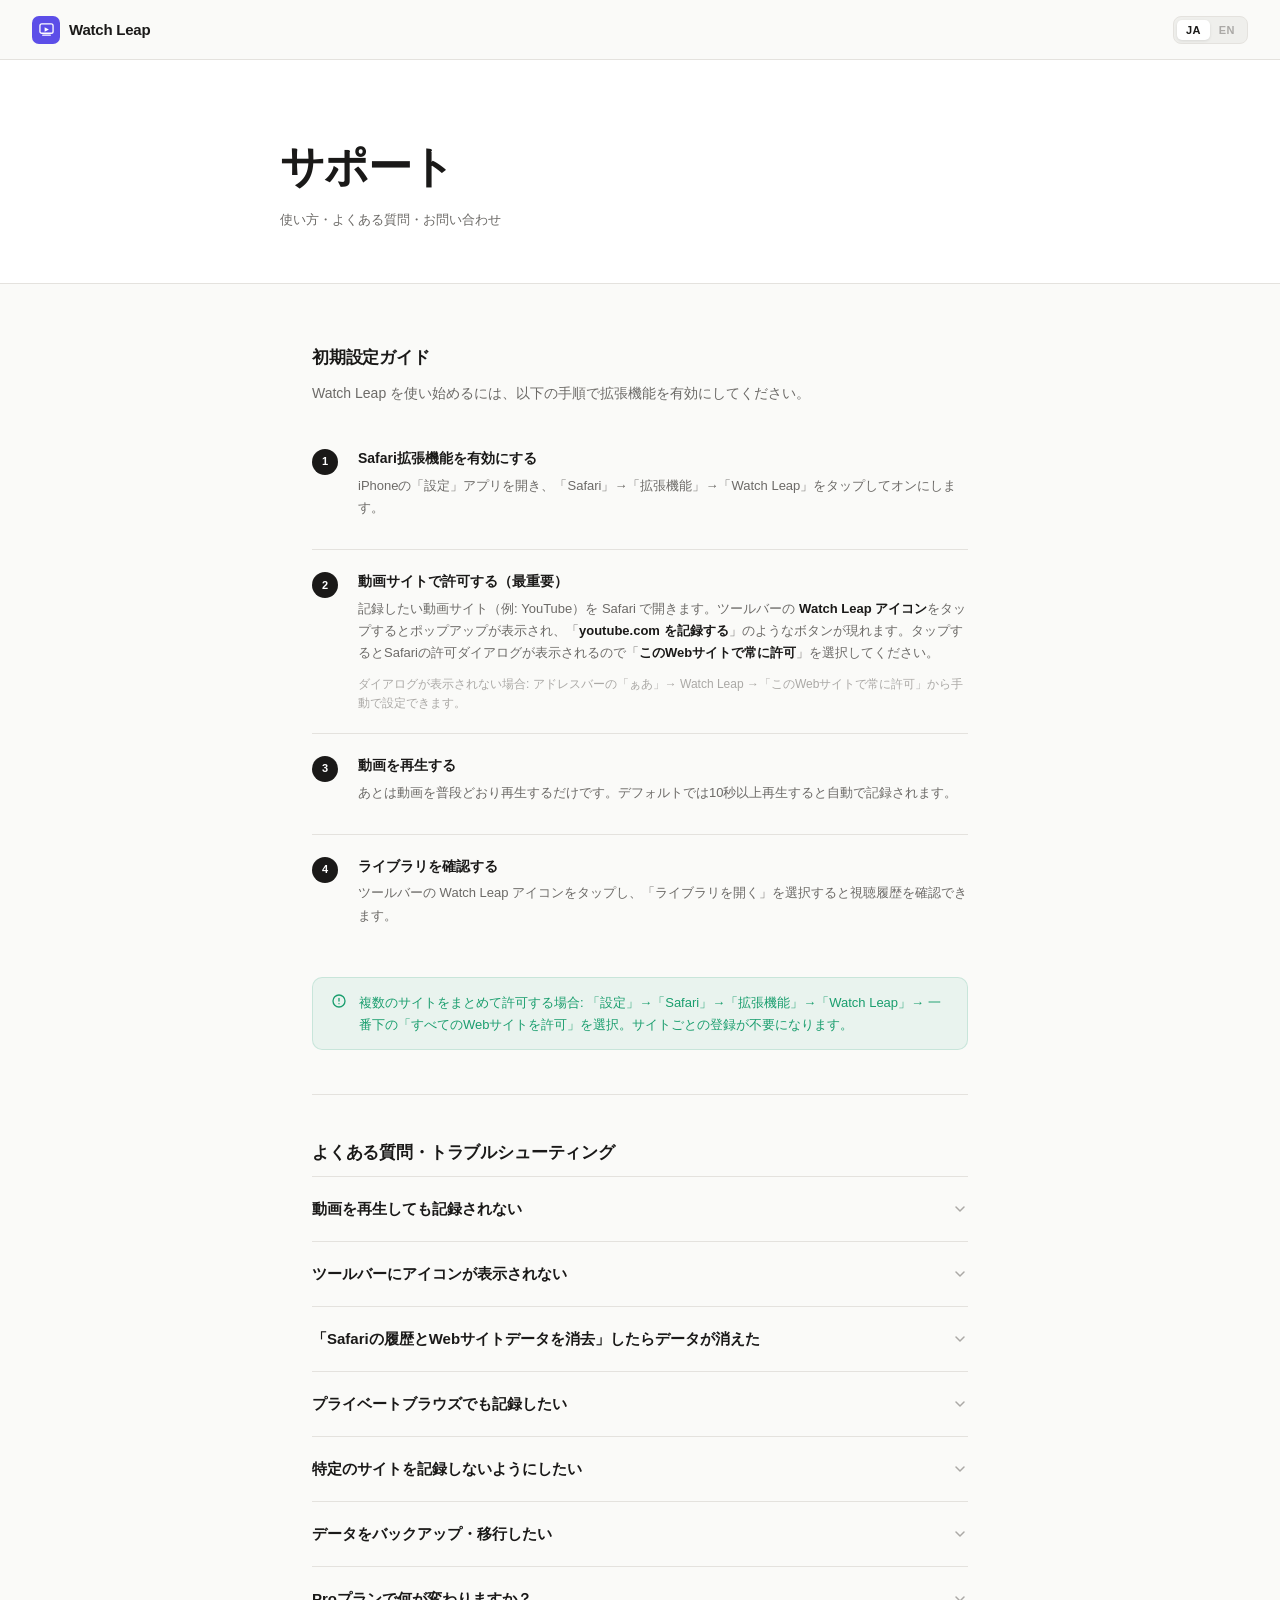
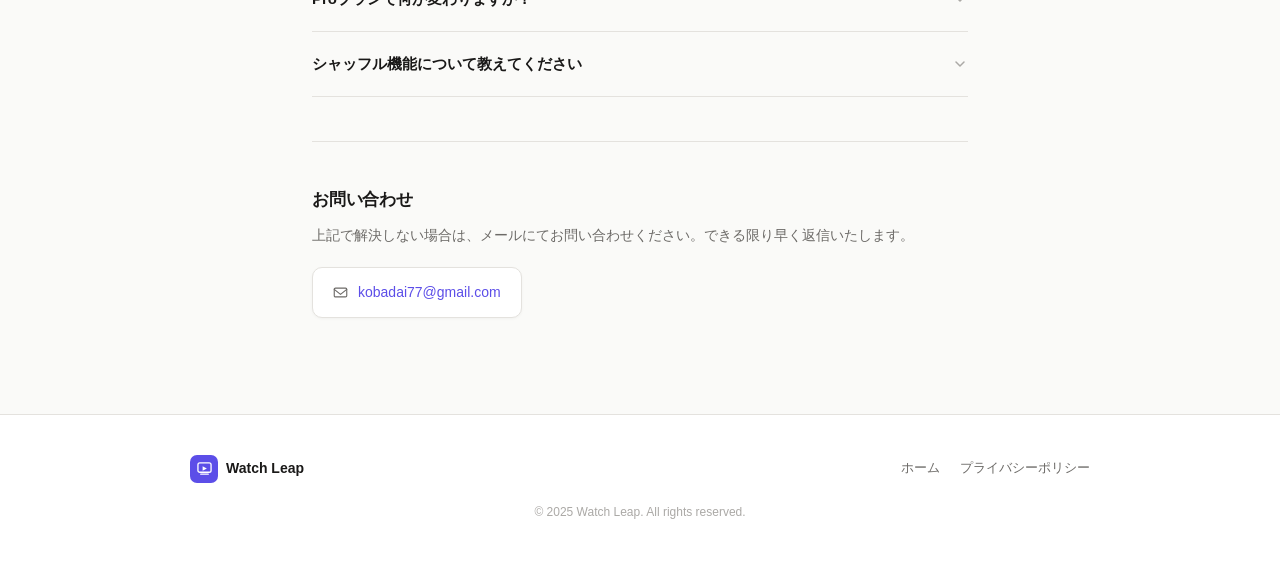
<file: support.html>
<!DOCTYPE html>
<html lang="ja">
<head>
<meta charset="UTF-8">
<meta name="viewport" content="width=device-width, initial-scale=1">
<meta name="description" content="Watch Leap サポート — 使い方・よくある質問">
<meta name="theme-color" content="#fafaf8">
<title>サポート — Watch Leap</title>
<link rel="stylesheet" href="style.css">
</head>
<body>

<nav>
  <a href="index.html" class="nav-logo">
    <div class="logo-box">
      <svg viewBox="0 0 16 16" fill="none">
        <rect x="1" y="2" width="14" height="10" rx="2" stroke="white" stroke-width="1.4"/>
        <path d="M6 5.5L10.5 8L6 10.5V5.5Z" fill="white"/>
        <path d="M4 14H12" stroke="white" stroke-width="1.4" stroke-linecap="round"/>
      </svg>
    </div>
    Watch Leap
  </a>
  <div class="nav-right">
    <div class="lang-toggle">
      <button class="lang-btn active" onclick="setLang('ja')">JA</button>
      <button class="lang-btn" onclick="setLang('en')">EN</button>
    </div>
  </div>
</nav>

<header class="page-header">
  <div class="container">
    <h1 class="ja">サポート</h1>
    <h1 class="en">Support</h1>
    <p class="meta ja">使い方・よくある質問・お問い合わせ</p>
    <p class="meta en">Setup guide, FAQ, and contact</p>
  </div>
</header>

<!-- ── Japanese ── -->
<div class="prose ja">

  <h2>初期設定ガイド</h2>
  <p>Watch Leap を使い始めるには、以下の手順で拡張機能を有効にしてください。</p>

  <div class="support-steps">
    <div class="s-step">
      <div class="s-num">1</div>
      <div>
        <h3>Safari拡張機能を有効にする</h3>
        <p>iPhoneの「設定」アプリを開き、「Safari」→「拡張機能」→「Watch Leap」をタップしてオンにします。</p>
      </div>
    </div>

    <div class="s-step">
      <div class="s-num">2</div>
      <div>
        <h3>動画サイトで許可する（最重要）</h3>
        <p>記録したい動画サイト（例: YouTube）を Safari で開きます。ツールバーの <strong>Watch Leap アイコン</strong>をタップするとポップアップが表示され、「<strong>youtube.com を記録する</strong>」のようなボタンが現れます。タップするとSafariの許可ダイアログが表示されるので「<strong>このWebサイトで常に許可</strong>」を選択してください。</p>
        <span class="note">ダイアログが表示されない場合: アドレスバーの「ぁあ」→ Watch Leap →「このWebサイトで常に許可」から手動で設定できます。</span>
      </div>
    </div>

    <div class="s-step">
      <div class="s-num">3</div>
      <div>
        <h3>動画を再生する</h3>
        <p>あとは動画を普段どおり再生するだけです。デフォルトでは10秒以上再生すると自動で記録されます。</p>
      </div>
    </div>

    <div class="s-step">
      <div class="s-num">4</div>
      <div>
        <h3>ライブラリを確認する</h3>
        <p>ツールバーの Watch Leap アイコンをタップし、「ライブラリを開く」を選択すると視聴履歴を確認できます。</p>
      </div>
    </div>
  </div>

  <div class="callout">
    <svg class="callout-icon" viewBox="0 0 24 24" fill="none" stroke="currentColor" stroke-width="2" stroke-linecap="round" stroke-linejoin="round">
      <circle cx="12" cy="12" r="9"/>
      <path d="M12 8v4M12 16h.01"/>
    </svg>
    <p>複数のサイトをまとめて許可する場合: 「設定」→「Safari」→「拡張機能」→「Watch Leap」→ 一番下の「すべてのWebサイトを許可」を選択。サイトごとの登録が不要になります。</p>
  </div>

  <hr>

  <h2>よくある質問・トラブルシューティング</h2>

  <div class="faq-list" style="margin-top:0">

    <details class="faq-item">
      <summary>
        動画を再生しても記録されない
        <svg class="faq-chevron" viewBox="0 0 16 16" fill="none"><path d="M4 6l4 4 4-4" stroke="currentColor" stroke-width="1.5" stroke-linecap="round" stroke-linejoin="round"/></svg>
      </summary>
      <div class="faq-a">
        <p>以下を順番にご確認ください。</p>
        <p>① ツールバーの Watch Leap アイコンをタップし、「<strong>〇〇.com を記録する</strong>」ボタンが表示されている場合は、まだ許可されていません。ボタンをタップして「常に許可」を選択してください。<br>
        ② ボタンが表示されず「記録中」とも表示されない場合は「設定」→「Safari」→「拡張機能」→「Watch Leap」でサイトの許可状況を確認してください。<br>
        ③ 10秒以上再生しているか確認（デフォルトのザッピング閾値）。<br>
        ④ YouTubeの場合、/watch ページで再生しているか確認。ホームや検索結果のプレビューは記録されません。<br>
        ⑤ Safariを再起動して再試行。</p>
      </div>
    </details>

    <details class="faq-item">
      <summary>
        ツールバーにアイコンが表示されない
        <svg class="faq-chevron" viewBox="0 0 16 16" fill="none"><path d="M4 6l4 4 4-4" stroke="currentColor" stroke-width="1.5" stroke-linecap="round" stroke-linejoin="round"/></svg>
      </summary>
      <p class="faq-a">「設定」→「Safari」→「拡張機能」→「Watch Leap」がオンになっているか確認してください。オンになっていない場合は有効にしてSafariを再起動してください。</p>
    </details>

    <details class="faq-item">
      <summary>
        「Safariの履歴とWebサイトデータを消去」したらデータが消えた
        <svg class="faq-chevron" viewBox="0 0 16 16" fill="none"><path d="M4 6l4 4 4-4" stroke="currentColor" stroke-width="1.5" stroke-linecap="round" stroke-linejoin="round"/></svg>
      </summary>
      <p class="faq-a">Watch Leap iOSアプリが同一端末にインストールされている場合、バックアップが App Group（Safariのデータ消去の対象外の領域）に自動保存されています。アプリを開くか拡張機能を再起動すると自動的に復元されます。</p>
    </details>

    <details class="faq-item">
      <summary>
        プライベートブラウズでも記録したい
        <svg class="faq-chevron" viewBox="0 0 16 16" fill="none"><path d="M4 6l4 4 4-4" stroke="currentColor" stroke-width="1.5" stroke-linecap="round" stroke-linejoin="round"/></svg>
      </summary>
      <p class="faq-a">「設定」→「Safari」→「拡張機能」→「Watch Leap」→「プライベートブラウズで許可」をオンにすると、プライベートタブでも記録できます。プライベートモードの履歴は通常の履歴と分離して管理されます。</p>
    </details>

    <details class="faq-item">
      <summary>
        特定のサイトを記録しないようにしたい
        <svg class="faq-chevron" viewBox="0 0 16 16" fill="none"><path d="M4 6l4 4 4-4" stroke="currentColor" stroke-width="1.5" stroke-linecap="round" stroke-linejoin="round"/></svg>
      </summary>
      <p class="faq-a">そのサイトでツールバーの Watch Leap アイコンをタップし、Safariの拡張機能設定からそのサイトの権限を「許可しない」に変更すると、以降そのサイトでの記録が停止します。</p>
    </details>

    <details class="faq-item">
      <summary>
        データをバックアップ・移行したい
        <svg class="faq-chevron" viewBox="0 0 16 16" fill="none"><path d="M4 6l4 4 4-4" stroke="currentColor" stroke-width="1.5" stroke-linecap="round" stroke-linejoin="round"/></svg>
      </summary>
      <p class="faq-a">設定画面からCSVまたはJSONファイルとしてエクスポートできます。エクスポートしたファイルはアプリからインポートして復元できます。</p>
    </details>

    <details class="faq-item">
      <summary>
        Proプランで何が変わりますか？
        <svg class="faq-chevron" viewBox="0 0 16 16" fill="none"><path d="M4 6l4 4 4-4" stroke="currentColor" stroke-width="1.5" stroke-linecap="round" stroke-linejoin="round"/></svg>
      </summary>
      <div class="faq-a">
        <p>Proプランで変わるのは以下の2点のみです。他の機能は無料でも全て利用できます。</p>
        <p>①　視聴履歴の表示期間が全期間に解放されます（無料は直近1週間）<br>
        ②　お気に入り登録数が無制限になります（無料は通常・プライベートそれぞれ10件）</p>
        <p>購入はApp内のApple決済で完結します（¥480/月）。いつでもキャンセル可能です。</p>
      </div>
    </details>

    <details class="faq-item">
      <summary>
        シャッフル機能について教えてください
        <svg class="faq-chevron" viewBox="0 0 16 16" fill="none"><path d="M4 6l4 4 4-4" stroke="currentColor" stroke-width="1.5" stroke-linecap="round" stroke-linejoin="round"/></svg>
      </summary>
      <p class="faq-a">シャッフルタブは無料で利用できます。視聴回数・経過日数・お気に入り登録などを考慮した重み付きシャッフルで、「見たいけど忘れていた動画」を優先的に提案します。全動画が必ず1周する仕組みなので、同じ動画ばかり出ることはありません。また、よく視聴する動画にはレアリティバッジ（UR・SSR・SR）が付与されます。</p>
    </details>

  </div>

  <hr>

  <h2>お問い合わせ</h2>
  <p>上記で解決しない場合は、メールにてお問い合わせください。できる限り早く返信いたします。</p>
  <a href="mailto:kobadai77@gmail.com" class="email-link">
    <svg viewBox="0 0 24 24" fill="none" stroke="currentColor" stroke-width="1.8" stroke-linecap="round" stroke-linejoin="round">
      <rect x="2" y="5" width="20" height="14" rx="2"/>
      <path d="M2 7l10 8 10-8"/>
    </svg>
    kobadai77@gmail.com
  </a>
</div>

<!-- ── English ── -->
<div class="prose en">

  <h2>Setup Guide</h2>
  <p>Follow these steps to start using Watch Leap.</p>

  <div class="support-steps">
    <div class="s-step">
      <div class="s-num">1</div>
      <div>
        <h3>Enable the Safari Extension</h3>
        <p>Open the Settings app → Safari → Extensions → Watch Leap, and toggle it on.</p>
      </div>
    </div>

    <div class="s-step">
      <div class="s-num">2</div>
      <div>
        <h3>Allow on Video Sites (Critical)</h3>
        <p>Open a video site (e.g. YouTube) in Safari and tap the <strong>Watch Leap icon</strong> in the toolbar. A popup appears with a "<strong>Record on youtube.com</strong>" button. Tap it — when the Safari permission dialog appears, choose "<strong>Always Allow on This Website</strong>".</p>
        <span class="note">If no dialog appears: tap "AA" in the address bar → Watch Leap → "Always Allow on This Website" to set it manually.</span>
      </div>
    </div>

    <div class="s-step">
      <div class="s-num">3</div>
      <div>
        <h3>Play a Video</h3>
        <p>Watch any video as you normally would. By default, videos are recorded after 10 seconds of playback.</p>
      </div>
    </div>

    <div class="s-step">
      <div class="s-num">4</div>
      <div>
        <h3>Open Your Library</h3>
        <p>Tap the Watch Leap icon in the Safari toolbar, then tap "Open Library" to see your watch history.</p>
      </div>
    </div>
  </div>

  <div class="callout">
    <svg class="callout-icon" viewBox="0 0 24 24" fill="none" stroke="currentColor" stroke-width="2" stroke-linecap="round" stroke-linejoin="round">
      <circle cx="12" cy="12" r="9"/>
      <path d="M12 8v4M12 16h.01"/>
    </svg>
    <p>To allow all sites at once: Settings → Safari → Extensions → Watch Leap → scroll to the bottom and select "Allow on All Websites". No need to register each site individually.</p>
  </div>

  <hr>

  <h2>Troubleshooting FAQ</h2>

  <div class="faq-list" style="margin-top:0">

    <details class="faq-item">
      <summary>
        Videos are not being recorded
        <svg class="faq-chevron" viewBox="0 0 16 16" fill="none"><path d="M4 6l4 4 4-4" stroke="currentColor" stroke-width="1.5" stroke-linecap="round" stroke-linejoin="round"/></svg>
      </summary>
      <div class="faq-a">
        <p>Please check the following in order:</p>
        <p>① Tap the Watch Leap toolbar icon. If you see a "<strong>Record on 〇〇.com</strong>" button, that site hasn't been allowed yet — tap it and choose "Always Allow".<br>
        ② If the button isn't shown and it doesn't say "Recording", go to Settings → Safari → Extensions → Watch Leap to review site permissions.<br>
        ③ Make sure you watched for at least 10 seconds (the default zapping threshold).<br>
        ④ For YouTube, make sure you're on a /watch page. Homepage or search preview playback is not recorded.<br>
        ⑤ Try restarting Safari and playing the video again.</p>
      </div>
    </details>

    <details class="faq-item">
      <summary>
        The extension icon doesn't appear in Safari
        <svg class="faq-chevron" viewBox="0 0 16 16" fill="none"><path d="M4 6l4 4 4-4" stroke="currentColor" stroke-width="1.5" stroke-linecap="round" stroke-linejoin="round"/></svg>
      </summary>
      <p class="faq-a">Go to Settings → Safari → Extensions → Watch Leap and make sure it is toggled on. If it wasn't enabled, turn it on and restart Safari.</p>
    </details>

    <details class="faq-item">
      <summary>
        I cleared Safari history and my data is gone
        <svg class="faq-chevron" viewBox="0 0 16 16" fill="none"><path d="M4 6l4 4 4-4" stroke="currentColor" stroke-width="1.5" stroke-linecap="round" stroke-linejoin="round"/></svg>
      </summary>
      <p class="faq-a">If the Watch Leap iOS app is installed on the same device, your data is automatically backed up to an App Group container, which is not affected by Safari history clearing. Open the app or restart the extension and your data should be restored automatically.</p>
    </details>

    <details class="faq-item">
      <summary>
        I want to record videos in Private Browsing
        <svg class="faq-chevron" viewBox="0 0 16 16" fill="none"><path d="M4 6l4 4 4-4" stroke="currentColor" stroke-width="1.5" stroke-linecap="round" stroke-linejoin="round"/></svg>
      </summary>
      <p class="faq-a">Go to Settings → Safari → Extensions → Watch Leap → enable "Allow in Private Browsing". Private mode history is stored separately from your regular watch history.</p>
    </details>

    <details class="faq-item">
      <summary>
        How do I stop recording a specific site?
        <svg class="faq-chevron" viewBox="0 0 16 16" fill="none"><path d="M4 6l4 4 4-4" stroke="currentColor" stroke-width="1.5" stroke-linecap="round" stroke-linejoin="round"/></svg>
      </summary>
      <p class="faq-a">Tap the Watch Leap toolbar icon on the site and change its permission to "Don't Allow" in Safari's extension settings. Recording will stop for that site going forward.</p>
    </details>

    <details class="faq-item">
      <summary>
        How do I back up or transfer my data?
        <svg class="faq-chevron" viewBox="0 0 16 16" fill="none"><path d="M4 6l4 4 4-4" stroke="currentColor" stroke-width="1.5" stroke-linecap="round" stroke-linejoin="round"/></svg>
      </summary>
      <p class="faq-a">You can export your watch history as a CSV or JSON file from the Settings screen. The exported file can be imported back into the app to restore your data.</p>
    </details>

    <details class="faq-item">
      <summary>
        What does Pro unlock?
        <svg class="faq-chevron" viewBox="0 0 16 16" fill="none"><path d="M4 6l4 4 4-4" stroke="currentColor" stroke-width="1.5" stroke-linecap="round" stroke-linejoin="round"/></svg>
      </summary>
      <div class="faq-a">
        <p>Pro changes exactly two things. Shuffle, stats, export, and all other features are free.</p>
        <p>① Full viewing history — no 1-week display limit.<br>
        ② Unlimited favorites — no 10-per-mode cap.</p>
        <p>Purchase through Apple's in-app payment ($2.99/mo). Cancel anytime.</p>
      </div>
    </details>

    <details class="faq-item">
      <summary>
        How does the Shuffle feature work?
        <svg class="faq-chevron" viewBox="0 0 16 16" fill="none"><path d="M4 6l4 4 4-4" stroke="currentColor" stroke-width="1.5" stroke-linecap="round" stroke-linejoin="round"/></svg>
      </summary>
      <p class="faq-a">Shuffle is free for all users. It uses a weighted algorithm that factors in watch count, days elapsed, and favorites to surface videos you love but may have forgotten. Every video is guaranteed to appear at least once per cycle, so nothing gets buried. Frequently watched videos earn rarity badges (UR / SSR / SR) displayed on their cards.</p>
    </details>

  </div>

  <hr>

  <h2>Contact</h2>
  <p>If you couldn't find a solution above, please reach out by email. We'll get back to you as soon as possible.</p>
  <a href="mailto:kobadai77@gmail.com" class="email-link">
    <svg viewBox="0 0 24 24" fill="none" stroke="currentColor" stroke-width="1.8" stroke-linecap="round" stroke-linejoin="round">
      <rect x="2" y="5" width="20" height="14" rx="2"/>
      <path d="M2 7l10 8 10-8"/>
    </svg>
    kobadai77@gmail.com
  </a>
</div>

<footer>
  <div class="footer-inner">
    <div class="footer-logo">
      <div class="logo-box">
        <svg viewBox="0 0 16 16" fill="none">
          <rect x="1" y="2" width="14" height="10" rx="2" stroke="white" stroke-width="1.4"/>
          <path d="M6 5.5L10.5 8L6 10.5V5.5Z" fill="white"/>
          <path d="M4 14H12" stroke="white" stroke-width="1.4" stroke-linecap="round"/>
        </svg>
      </div>
      Watch Leap
    </div>
    <div class="footer-links">
      <a href="index.html" class="ja">ホーム</a>
      <a href="index.html" class="en">Home</a>
      <a href="privacy.html" class="ja">プライバシーポリシー</a>
      <a href="privacy.html" class="en">Privacy Policy</a>
    </div>
  </div>
  <p class="footer-copy">© 2025 Watch Leap. All rights reserved.</p>
</footer>

<script src="lang.js"></script>
</body>
</html>
</file>
<file: style.css>
/* ============================================================
   Watch Leap — Light Theme
   ============================================================ */

:root {
  --bg:       #fafaf8;
  --surface:  #ffffff;
  --border:   #e4e2de;
  --accent:   #5c4ee8;
  --accent-l: rgba(92,78,232,.07);
  --text:     #1a1918;
  --muted:    #6c6a67;
  --faint:    #aba9a6;
  --green:    #1a9e6e;
  --green-bg: rgba(26,158,110,.07);
}

*, *::before, *::after { box-sizing: border-box; margin: 0; padding: 0; }
html { scroll-behavior: smooth; }
body {
  font-family: -apple-system, 'Helvetica Neue', 'Segoe UI', sans-serif;
  background: var(--bg); color: var(--text);
  line-height: 1.6; -webkit-font-smoothing: antialiased;
}
a { color: var(--accent); text-decoration: none; }
a:hover { opacity: .72; }

[lang="ja"] .en,
[lang="en"] .ja { display: none !important; }

/* ── Nav ── */
nav {
  position: sticky; top: 0; z-index: 100;
  display: flex; align-items: center; justify-content: space-between;
  padding: 0 32px; height: 60px;
  background: rgba(250,250,248,.92);
  backdrop-filter: blur(14px); -webkit-backdrop-filter: blur(14px);
  border-bottom: 1px solid var(--border);
}
.nav-logo {
  display: flex; align-items: center; gap: 9px;
  color: var(--text); font-size: 15px; font-weight: 700; letter-spacing: -.015em;
}
.logo-box {
  width: 28px; height: 28px; background: var(--accent); border-radius: 7px;
  flex-shrink: 0; display: flex; align-items: center; justify-content: center;
}
.logo-box svg { width: 15px; height: 15px; }
.nav-right { display: flex; align-items: center; gap: 12px; }
.lang-toggle {
  display: flex; background: #efefec;
  border: 1px solid var(--border); border-radius: 8px; padding: 3px;
}
.lang-btn {
  background: none; border: none; cursor: pointer; font-family: inherit;
  font-size: 11px; font-weight: 700; color: var(--faint);
  padding: 4px 9px; border-radius: 5px; letter-spacing: .04em; transition: all .15s;
}
.lang-btn.active { background: var(--surface); color: var(--text); box-shadow: 0 1px 3px rgba(0,0,0,.1); }
.btn-store {
  display: flex; align-items: center; gap: 6px;
  background: var(--text); color: #fff;
  padding: 8px 16px; border-radius: 9px;
  font-size: 12px; font-weight: 700; transition: opacity .15s;
}
.btn-store:hover { opacity: .78; }
.btn-store svg { width: 13px; height: 13px; flex-shrink: 0; }

/* ── Hero ── */
.hero { padding: 76px 32px 84px; position: relative; }
.hero::before {
  content: '';
  position: absolute; inset: 0;
  background: radial-gradient(ellipse at 78% 0%, rgba(92,78,232,.07) 0%, transparent 55%);
  pointer-events: none;
}
.hero-inner {
  display: grid;
  grid-template-columns: 1fr 300px;
  gap: 56px; align-items: center;
  max-width: 1020px; margin: 0 auto;
  position: relative;
}
.hero-eyebrow {
  display: inline-flex; align-items: center; gap: 6px;
  background: var(--surface); border: 1px solid var(--border);
  padding: 4px 12px 4px 10px; border-radius: 99px;
  font-size: 12px; color: var(--muted); font-weight: 500;
  margin-bottom: 20px; box-shadow: 0 1px 3px rgba(0,0,0,.05);
}
.eyebrow-pip { width: 6px; height: 6px; background: var(--green); border-radius: 50%; flex-shrink: 0; }

.hero h1 {
  font-size: clamp(34px, 4.2vw, 52px);
  font-weight: 800; letter-spacing: -.038em;
  line-height: 1.09; margin-bottom: 18px; color: var(--text);
}
.accent-word { color: var(--accent); }
.hero-desc {
  font-size: 16px; color: var(--muted);
  max-width: 400px; margin-bottom: 34px; line-height: 1.75;
}
.hero-cta { display: flex; align-items: center; gap: 12px; flex-wrap: wrap; }
.btn-primary {
  display: inline-flex; align-items: center; gap: 8px;
  background: var(--accent); color: #fff;
  padding: 13px 26px; border-radius: 11px;
  font-size: 15px; font-weight: 700; transition: opacity .15s, transform .1s;
}
.btn-primary:hover { opacity: .86; transform: translateY(-1px); }
.btn-primary svg { width: 16px; height: 16px; flex-shrink: 0; }
.btn-outline {
  display: inline-flex; align-items: center;
  background: var(--surface); color: var(--muted);
  font-size: 14px; font-weight: 500;
  padding: 13px 20px; border-radius: 11px;
  border: 1px solid var(--border); transition: all .15s;
}
.btn-outline:hover { color: var(--text); border-color: #c8c6c2; opacity: 1; }
.trust { display: flex; align-items: center; gap: 8px; flex-wrap: wrap; margin-top: 22px; }
.trust-item { display: flex; align-items: center; gap: 5px; font-size: 12px; color: var(--faint); }
.trust-item svg { width: 12px; height: 12px; flex-shrink: 0; }
.trust-sep { width: 3px; height: 3px; background: var(--border); border-radius: 50%; }

/* ── App mockup (hero visual) ── */
.hero-visual {
  display: flex;
  justify-content: center;
  align-items: flex-start;
}

.app-mockup {
  width: 100%;
  max-width: 286px;
  background: #0d0d0f;
  border-radius: 16px;
  border: .5px solid rgba(255,255,255,.11);
  overflow: hidden;
  color: #f0ede8;
  font-family: -apple-system, 'Helvetica Neue', sans-serif;
  -webkit-font-smoothing: antialiased;
  box-shadow:
    0 0 0 .5px rgba(255,255,255,.05),
    0 16px 48px rgba(0,0,0,.16),
    0 32px 80px rgba(0,0,0,.07);
  transform: rotate(-2deg);
  transform-origin: top center;
}

/* header */
.am-head {
  display: flex; align-items: center; justify-content: space-between;
  padding: 13px 13px 11px;
  border-bottom: .5px solid rgba(255,255,255,.08);
}
.am-head-left { display: flex; align-items: center; gap: 7px; }
.am-logo-box {
  width: 24px; height: 24px; background: #6c5ce7; border-radius: 5px;
  display: flex; align-items: center; justify-content: center; flex-shrink: 0;
}
.am-logo-box svg { width: 13px; height: 13px; }
.am-app-name { font-size: 13px; font-weight: 700; letter-spacing: -.01em; }
.am-head-right { display: flex; gap: 10px; }
.am-icon { width: 14px; height: 14px; color: rgba(240,237,232,.3); }

/* tabs */
.am-tabs {
  display: flex; padding: 0 10px;
  border-bottom: .5px solid rgba(255,255,255,.07);
  gap: 2px;
}
.am-tab {
  font-size: 10px; font-weight: 500;
  color: rgba(240,237,232,.32);
  padding: 7px 7px 6px;
  position: relative; white-space: nowrap; flex-shrink: 0;
}
.am-tab.am-on {
  color: #f0ede8; font-weight: 700;
}
.am-tab.am-on::after {
  content: ''; position: absolute; bottom: 0; left: 3px; right: 3px;
  height: 1.5px; background: #6c5ce7; border-radius: 1px;
}

/* group label */
.am-group {
  font-size: 9px; font-weight: 700; letter-spacing: .07em;
  color: rgba(240,237,232,.24); padding: 9px 13px 2px;
  text-transform: uppercase;
}

/* video item */
.am-item { display: flex; gap: 9px; align-items: flex-start; padding: 8px 13px; }
.am-thumb {
  width: 54px; height: 30px; border-radius: 4px; flex-shrink: 0;
  background: #1a1a2e;
  display: flex; align-items: center; justify-content: center;
}
.am-thumb::after {
  content: '';
  border-left: 7px solid rgba(255,255,255,.2);
  border-top: 4px solid transparent;
  border-bottom: 4px solid transparent;
}
.am-thumb-b { background: #1e1a0e; }
.am-thumb-c { background: #0e1a12; }
.am-thumb-d { background: #1a0e16; }

.am-info { flex: 1; min-width: 0; }
.am-title {
  font-size: 10.5px; font-weight: 600; color: #f0ede8;
  line-height: 1.35; margin-bottom: 4px;
  white-space: nowrap; overflow: hidden; text-overflow: ellipsis;
  display: flex; align-items: center; gap: 3px;
}
.am-star { color: rgba(255,196,36,.8); font-style: normal; font-size: 9px; flex-shrink: 0; }
.am-progress { height: 2px; background: rgba(255,255,255,.1); border-radius: 1px; margin-bottom: 3px; }
.am-fill { height: 100%; background: #6c5ce7; border-radius: 1px; }
.am-fill.am-done { background: #4caf80; }
.am-meta { display: flex; align-items: center; gap: 4px; font-size: 9px; color: rgba(240,237,232,.26); }

/* bottom status bar */
.am-status {
  display: flex; align-items: center; justify-content: space-between;
  padding: 8px 13px 12px;
  border-top: .5px solid rgba(255,255,255,.07);
}
.am-recording {
  display: flex; align-items: center; gap: 5px;
  font-size: 9.5px; color: #4caf80;
}
.am-rdot {
  width: 5px; height: 5px; background: #4caf80; border-radius: 50%; flex-shrink: 0;
  animation: rdot-pulse 2.4s ease-in-out infinite;
}
@keyframes rdot-pulse {
  0%, 100% { opacity: 1; }
  50%       { opacity: .35; }
}
.am-count { font-size: 9.5px; color: rgba(240,237,232,.24); }

/* ── Feature section ── */
.features { background: var(--surface); border-top: 1px solid var(--border); border-bottom: 1px solid var(--border); }
section { padding: 88px 32px; }
.container { max-width: 900px; margin: 0 auto; }
.section-head { margin-bottom: 52px; }
.section-kicker {
  font-size: 11px; font-weight: 700; letter-spacing: .1em;
  color: var(--accent); text-transform: uppercase; margin-bottom: 12px;
}
.section-title {
  font-size: clamp(26px, 3.5vw, 34px); font-weight: 800;
  letter-spacing: -.025em; margin-bottom: 12px; color: var(--text); line-height: 1.2;
}
.section-lead { font-size: 16px; color: var(--muted); max-width: 500px; line-height: 1.7; }
.feat-grid {
  display: grid; grid-template-columns: 1fr 1fr;
  background: var(--border); gap: 1px;
  border: 1px solid var(--border); border-radius: 14px; overflow: hidden;
}
.feat { background: var(--surface); padding: 36px 30px; transition: background .15s; }
.feat:hover { background: var(--bg); }
.feat-icon {
  width: 44px; height: 44px; border-radius: 11px;
  background: var(--accent-l); color: var(--accent);
  display: flex; align-items: center; justify-content: center; margin-bottom: 18px;
}
.feat-icon svg { width: 22px; height: 22px; }
.feat h3 { font-size: 15px; font-weight: 700; margin-bottom: 8px; letter-spacing: -.01em; }
.feat p  { font-size: 13px; color: var(--muted); line-height: 1.72; }

/* ── How-to ── */
.steps { display: flex; flex-direction: column; }
.step { display: grid; grid-template-columns: 48px 1fr; position: relative; padding-bottom: 36px; }
.step:last-child { padding-bottom: 0; }
.step-aside { display: flex; flex-direction: column; align-items: center; }
.step-num {
  width: 36px; height: 36px; flex-shrink: 0;
  background: var(--text); border-radius: 50%;
  display: flex; align-items: center; justify-content: center;
  font-size: 13px; font-weight: 800; color: #fff;
}
.step-line { width: 1px; flex: 1; background: var(--border); margin-top: 6px; }
.step:last-child .step-line { display: none; }
.step-body { padding-top: 7px; }
.step-body h3 { font-size: 15px; font-weight: 700; margin-bottom: 7px; letter-spacing: -.01em; }
.step-body p  { font-size: 13px; color: var(--muted); line-height: 1.72; }
.step-body .note {
  display: inline-block; font-size: 12px; color: var(--faint);
  margin-top: 8px; padding: 6px 10px;
  background: var(--bg); border-radius: 6px; border: 1px solid var(--border);
}

/* ── FAQ ── */
.faq { background: var(--surface); border-top: 1px solid var(--border); border-bottom: 1px solid var(--border); }
.faq-list { margin-top: 0; }
.faq-item { border-bottom: 1px solid var(--border); }
.faq-item:first-child { border-top: 1px solid var(--border); }
.faq-item summary {
  display: flex; justify-content: space-between; align-items: center; gap: 16px;
  padding: 20px 0; cursor: pointer;
  font-size: 15px; font-weight: 600; color: var(--text);
  list-style: none; -webkit-user-select: none;
}
.faq-item summary::-webkit-details-marker { display: none; }
.faq-chevron { width: 16px; height: 16px; flex-shrink: 0; color: var(--faint); transition: transform .2s; }
.faq-item[open] .faq-chevron { transform: rotate(180deg); }
.faq-a { padding-bottom: 20px; font-size: 14px; color: var(--muted); line-height: 1.8; max-width: 640px; }
.faq-a a { color: var(--accent); }
.faq-a strong { color: var(--text); font-weight: 600; }

/* ── Footer ── */
footer { padding: 40px 32px; border-top: 1px solid var(--border); background: var(--surface); }
.footer-inner {
  max-width: 900px; margin: 0 auto;
  display: flex; flex-wrap: wrap; align-items: center; justify-content: space-between; gap: 16px;
}
.footer-logo { display: flex; align-items: center; gap: 8px; font-size: 14px; font-weight: 700; color: var(--text); }
.footer-links { display: flex; gap: 20px; flex-wrap: wrap; }
.footer-links a { font-size: 13px; color: var(--muted); transition: color .15s; }
.footer-links a:hover { color: var(--text); opacity: 1; }
.footer-copy { width: 100%; text-align: center; font-size: 12px; color: var(--faint); margin-top: 20px; }

/* ── Inner page ── */
.page-header { padding: 72px 32px 52px; border-bottom: 1px solid var(--border); background: var(--surface); }
.page-header .container { max-width: 720px; }
.page-header h1 { font-size: clamp(28px, 5vw, 44px); font-weight: 800; letter-spacing: -.028em; margin-bottom: 8px; }
.page-header .meta { color: var(--muted); font-size: 13px; }

.prose { max-width: 720px; margin: 0 auto; padding: 60px 32px 96px; }
.prose h2 { font-size: 17px; font-weight: 700; margin: 40px 0 10px; letter-spacing: -.01em; color: var(--text); }
.prose h2:first-child { margin-top: 0; }
.prose p  { font-size: 14px; color: var(--muted); line-height: 1.85; margin-bottom: 10px; }
.prose ul { margin: 0 0 14px 20px; }
.prose li { font-size: 14px; color: var(--muted); line-height: 1.85; margin-bottom: 3px; }
.prose a  { color: var(--accent); }
.prose strong { color: var(--text); font-weight: 600; }
.prose hr { border: none; border-top: 1px solid var(--border); margin: 44px 0; }

.callout {
  display: flex; align-items: flex-start; gap: 12px;
  background: var(--green-bg); border: 1px solid rgba(26,158,110,.16);
  border-radius: 10px; padding: 14px 18px; margin: 20px 0;
}
.callout-icon { width: 16px; height: 16px; color: var(--green); flex-shrink: 0; margin-top: 1px; }
.callout p { color: var(--green) !important; font-size: 13px !important; font-weight: 500; margin: 0 !important; line-height: 1.65 !important; }

.email-link {
  display: inline-flex; align-items: center; gap: 10px;
  background: var(--surface); border: 1px solid var(--border);
  border-radius: 10px; padding: 13px 20px; margin-top: 8px;
  font-size: 14px; color: var(--text); font-weight: 500;
  box-shadow: 0 1px 3px rgba(0,0,0,.04); transition: border-color .2s, box-shadow .2s;
}
.email-link:hover { border-color: var(--accent); box-shadow: 0 2px 10px rgba(92,78,232,.1); opacity: 1; }
.email-link svg { width: 15px; height: 15px; color: var(--muted); flex-shrink: 0; }

.support-steps { display: flex; flex-direction: column; margin: 20px 0; }
.s-step { display: grid; grid-template-columns: 30px 1fr; gap: 0 16px; padding: 20px 0; border-bottom: 1px solid var(--border); }
.s-step:last-child { border-bottom: none; }
.s-num { width: 26px; height: 26px; background: var(--text); border-radius: 50%; display: flex; align-items: center; justify-content: center; font-size: 11px; font-weight: 800; color: #fff; flex-shrink: 0; margin-top: 2px; }
.s-step h3 { font-size: 14px; font-weight: 700; margin-bottom: 5px; color: var(--text); }
.s-step p  { font-size: 13px; color: var(--muted); line-height: 1.72; }
.s-step .note { font-size: 12px; color: var(--faint); margin-top: 6px; display: block; }

/* ── Feature Pro badge ── */
.feat-pro-badge {
  display: inline-block;
  background: var(--accent); color: #fff;
  font-size: 9px; font-weight: 800; letter-spacing: .06em;
  padding: 2px 7px; border-radius: 99px;
  margin-left: 5px; vertical-align: middle; position: relative; top: -1px;
}

/* ── Pricing ── */
.plan-grid {
  display: grid; grid-template-columns: 1fr 1fr;
  gap: 20px; max-width: 720px; margin: 0 auto;
}
.plan {
  background: var(--surface); border: 1px solid var(--border);
  border-radius: 16px; padding: 32px 28px;
  display: flex; flex-direction: column; position: relative;
}
.plan-pro { border-color: var(--accent); }
.plan-pro::before {
  content: ''; position: absolute; inset: 0; border-radius: 16px;
  background: radial-gradient(ellipse at 100% 0%, rgba(92,78,232,.05) 0%, transparent 60%);
  pointer-events: none;
}
.plan-badge {
  display: inline-block; align-self: flex-start;
  background: var(--accent); color: #fff;
  font-size: 10px; font-weight: 800; letter-spacing: .08em;
  padding: 3px 10px; border-radius: 99px; margin-bottom: 12px;
}
.plan-tier {
  font-size: 19px; font-weight: 800; letter-spacing: -.02em;
  color: var(--text); margin-bottom: 4px;
}
.plan-price-row { display: flex; align-items: baseline; gap: 2px; margin-bottom: 24px; }
.plan-price-num { font-size: 32px; font-weight: 800; letter-spacing: -.04em; color: var(--text); line-height: 1; }
.plan-price-unit { font-size: 14px; color: var(--muted); padding-left: 2px; }
.plan-features { list-style: none; display: flex; flex-direction: column; gap: 10px; flex: 1; }
.plan-features li {
  display: flex; align-items: flex-start; gap: 8px;
  font-size: 13px; color: var(--muted); line-height: 1.5;
}
.plan-features li::before {
  content: '–';
  color: var(--faint); font-size: 13px; font-weight: 700;
  flex-shrink: 0; line-height: 1.5;
}
.plan-pro .plan-features li::before {
  content: '✓';
  color: var(--accent); font-size: 11px; font-weight: 800; margin-top: 2px;
}
.plan-cta {
  display: block; text-align: center; margin-top: 24px;
  padding: 12px 20px; border-radius: 10px;
  font-size: 14px; font-weight: 700; transition: all .15s;
}
.plan-cta-free { background: var(--bg); color: var(--text); border: 1px solid var(--border); }
.plan-cta-free:hover { border-color: #c8c6c2; color: var(--text); opacity: 1; }
.plan-upgrade-note {
  margin-top: 24px; font-size: 12px; color: var(--faint);
  text-align: center; line-height: 1.6;
}

/* ── Responsive ── */
@media (max-width: 860px) {
  .hero-inner { grid-template-columns: 1fr; gap: 44px; }
  .hero { padding: 56px 32px 64px; }
  .hero-visual { justify-content: flex-start; }
  .app-mockup { transform: none; max-width: 320px; }
}
@media (max-width: 640px) {
  nav { padding: 0 20px; }
  nav .btn-store { display: none; }
  .hero { padding: 48px 20px 56px; }
  section { padding: 64px 20px; }
  .feat-grid { grid-template-columns: 1fr; }
  .plan-grid { grid-template-columns: 1fr; }
  .app-mockup { max-width: 100%; }
  .prose { padding: 48px 20px 72px; }
  .page-header { padding: 52px 20px 40px; }
  footer { padding: 36px 20px; }
}
</file>
